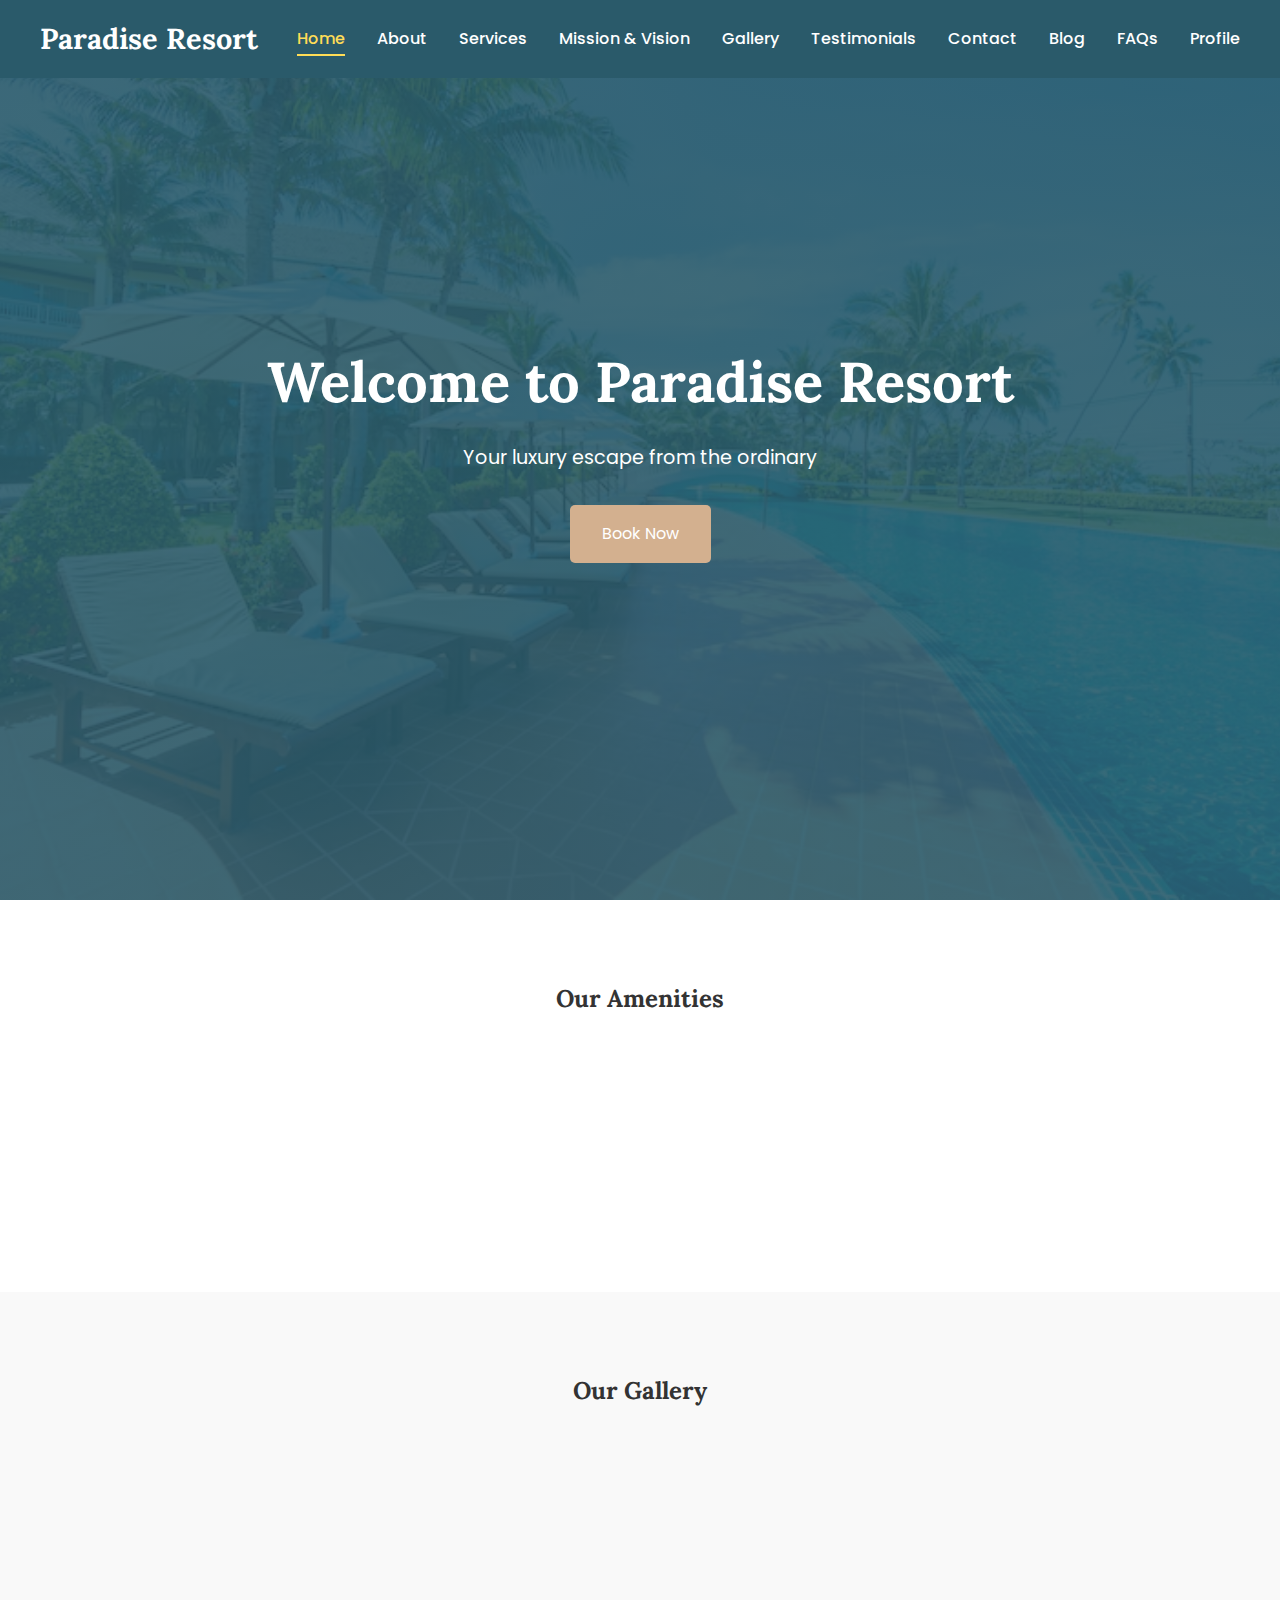
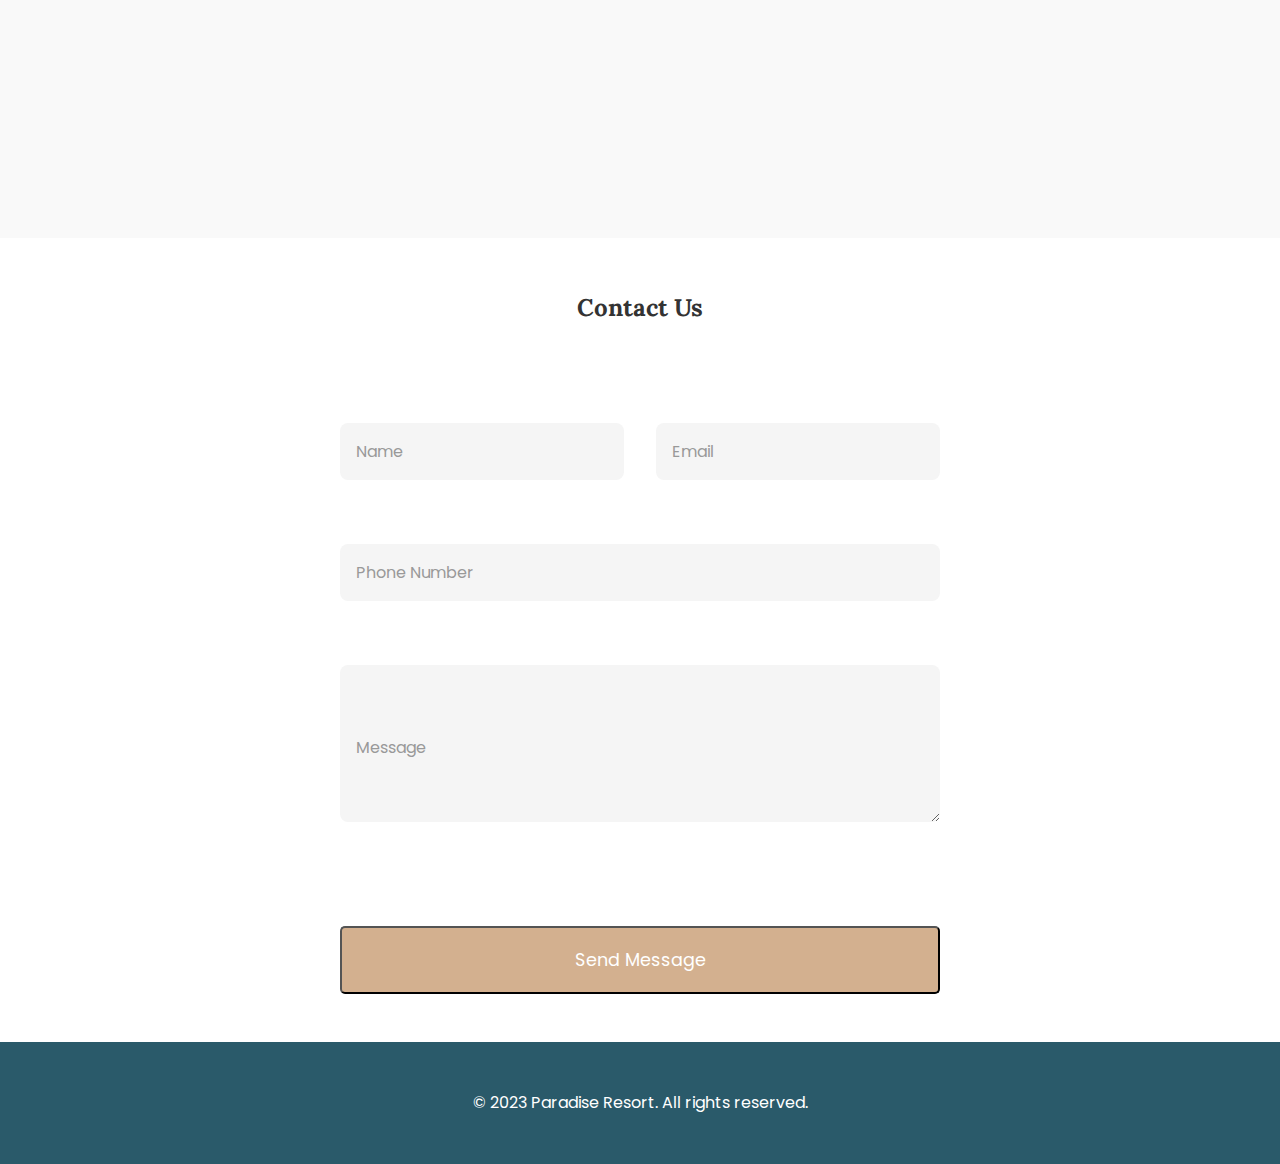
<file: Paradise Resort-20250521T115738Z-1-001/Paradise Resort/html/index.html>
<!DOCTYPE html>
<html lang="en">
<head>
    <meta charset="UTF-8">
    <meta name="viewport" content="width=device-width, initial-scale=1.0">
    <title>Paradise Resort - Home</title>
    <link rel="stylesheet" href="https://cdnjs.cloudflare.com/ajax/libs/font-awesome/6.0.0/css/all.min.css">
    <link href="https://fonts.googleapis.com/css2?family=Lora:wght@400;500;600;700&family=Poppins:wght@300;400;500;600&display=swap" rel="stylesheet">
    <link rel="stylesheet" href="./../css/index.css">
</head>
<body>

    <!-- Header Section -->
    <header class="header">
        <nav class="nav-container">
            <a href="index.html" class="logo">Paradise Resort</a>
            <div class="nav-links">
                <a href="index.html" class="active">Home</a>
                <a href="about_us.html">About</a>
                <a href="services.html">Services</a>
                <a href="mission_vision.html">Mission & Vision</a>
                <a href="gallery_portfolio.html">Gallery</a>
                <a href="testimonials.html">Testimonials</a>
                <a href="contact.html">Contact</a>
                <a href="news_blog.html">Blog</a>
                <a href="faqs.html">FAQs</a>
                <a href="profile.html">Profile</a>
            </div>
        </nav>
    </header>

    <!-- Home -->
    <section class="hero" id="home">
        <div class="hero-content">
            <h1>Welcome to Paradise Resort</h1>
            <p>Your luxury escape from the ordinary</p>
            <a href="#contact" class="cta-button">Book Now</a>
        </div>
    </section>

    <!-- Amenities -->
    <section class="amenities" id="amenities">
        <h2 class="section-title">Our Amenities</h2>
        <div class="amenities-grid">
            <div class="amenity-card">
                <h3>Luxury Rooms</h3>
                <p>Spacious accommodations with stunning views</p>
            </div>
            <div class="amenity-card">
                <h3>Fine Dining</h3>
                <p>Gourmet restaurants with international cuisine</p>
            </div>
            <div class="amenity-card">
                <h3>Spa & Wellness</h3>
                <p>World-class spa facilities and treatments</p>
            </div>
        </div>
    </section>

    <!-- Gallery -->
    <section class="gallery" id="gallery">
        <h2 class="section-title">Our Gallery</h2>
        <div class="gallery-grid">
            <div class="gallery-item">
                <img src="./../images/resortview.jpg" alt="Resort View">
            </div>
            <div class="gallery-item">
                <img src="./../images/poolarea.jpg" alt="Pool Area">
            </div>
            <div class="gallery-item">
                <img src="./../images/rooms.jpg" alt="Rooms">
            </div>
        </div>
    </section>

    <!-- Contact -->
    <section class="contact" id="contact">
        <div class="contact-container"><br><br>
            <h2 class="section-title">Contact Us</h2>
            <div class="contact-form-wrapper">
                <form class="contact-form">
                    <div class="form-group">
                        <input type="text" placeholder=" " autocomplete="off" required>
                        <label>Name</label>
                    </div>
                    <div class="form-group">
                        <input type="email" placeholder=" " autocomplete="off" required>
                        <label>Email</label>
                    </div>
                    <div class="form-group tel-group">
                        <input type="tel" placeholder=" " autocomplete="off" required>
                        <label>Phone Number</label>
                    </div>
                    <div class="form-group message-group">
                        <textarea placeholder=" " rows="5" required></textarea>
                        <label>Message</label>
                    </div>
                    <button type="submit" class="cta-button contact-button">Send Message</button>
                </form>
            </div>
        </div>
    </section>

    <!-- Footer Section -->
    <footer>
        <p>&copy; 2023 Paradise Resort. All rights reserved.</p>
    </footer>

    <script src="./../javascript/index.js">
    </script>
</body>
</html>
</file>
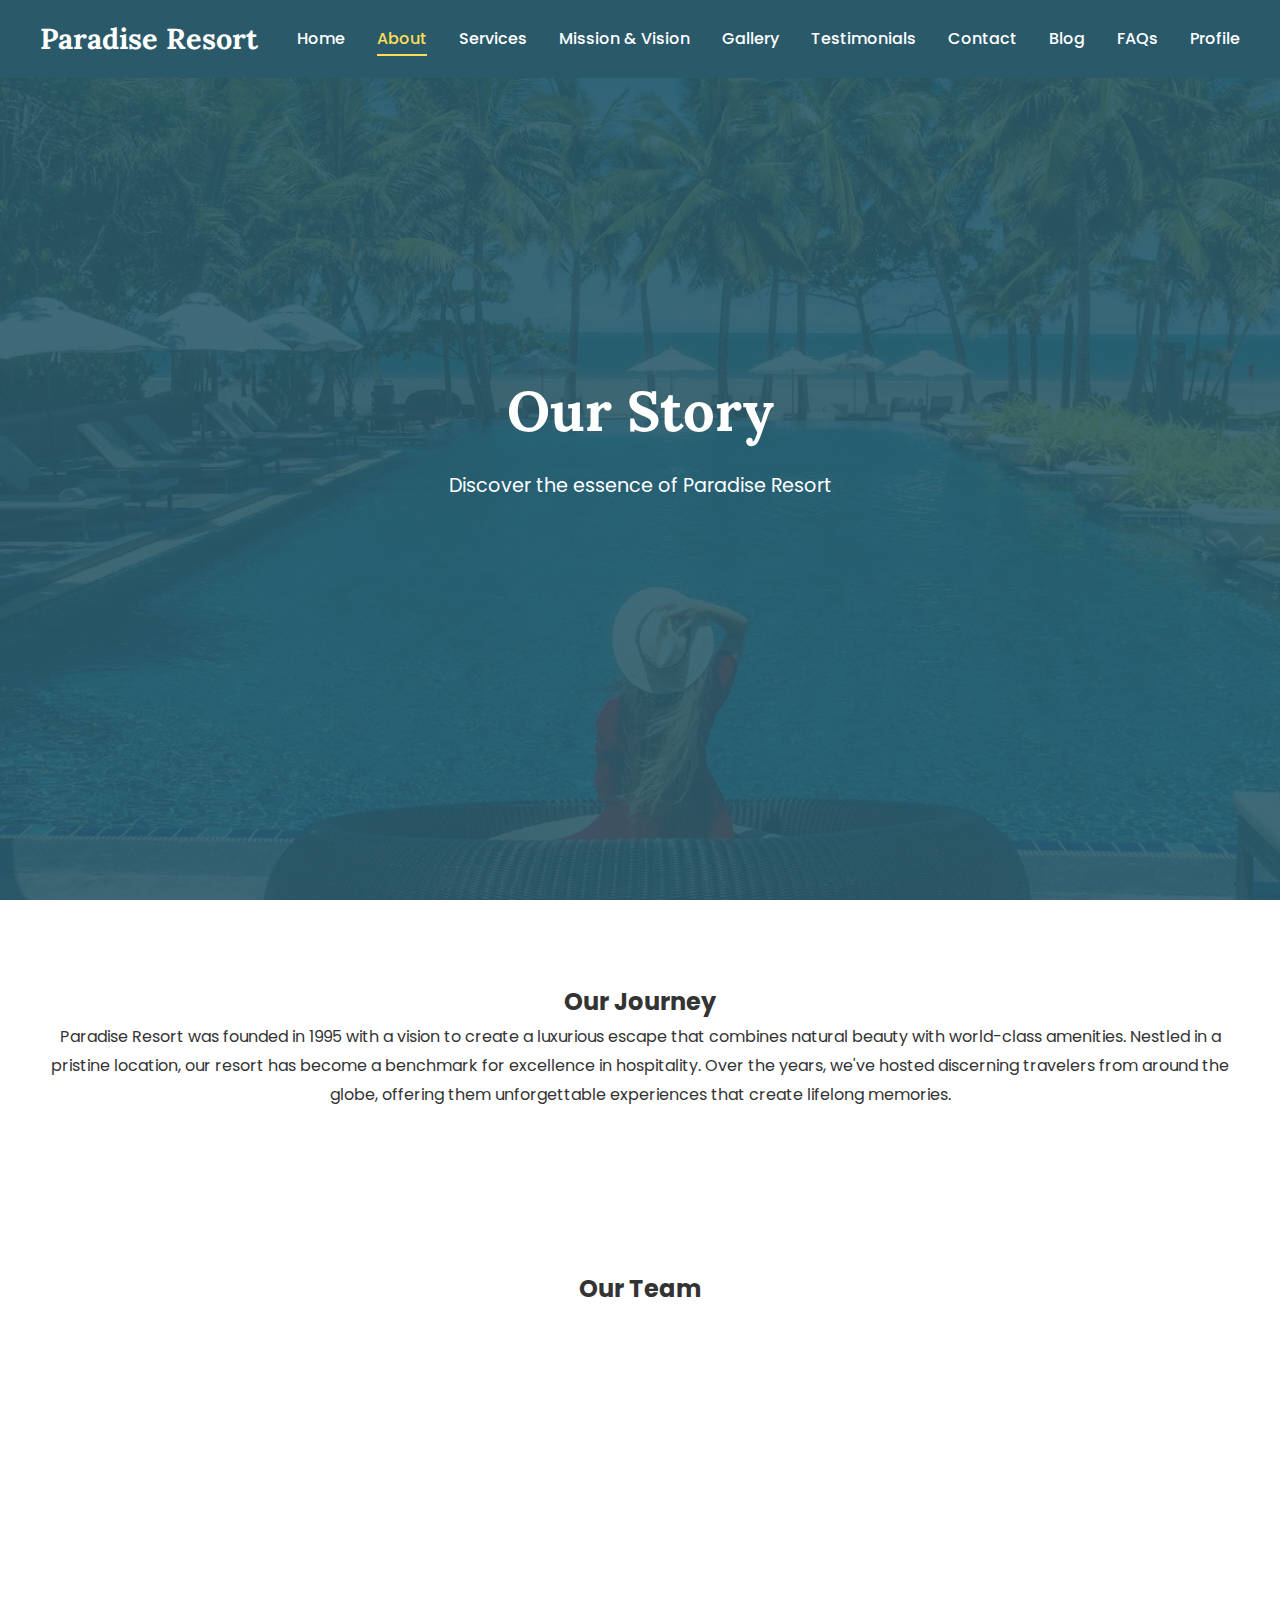
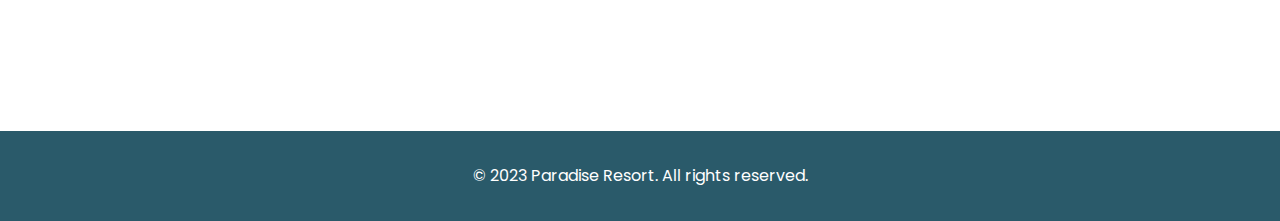
<file: Paradise Resort-20250521T115738Z-1-001/Paradise Resort/html/about_us.html>
<!DOCTYPE html>
<html lang="en">
<head>
    <meta charset="UTF-8">
    <meta name="viewport" content="width=device-width, initial-scale=1.0">
    <title>Paradise Resort - About Us</title>
    <link rel="stylesheet" href="https://cdnjs.cloudflare.com/ajax/libs/font-awesome/6.0.0/css/all.min.css">
    <link href="https://fonts.googleapis.com/css2?family=Lora:wght@400;500;600;700&family=Poppins:wght@300;400;500;600&display=swap" rel="stylesheet">
    <link rel="stylesheet" href="./../css/about_us.css">
    <style>
    </style>
</head>
<body>
    <!-- Header Section -->
    <header class="header">
        <nav class="nav-container">
            <a href="index.html" class="logo">Paradise Resort</a>
            <div class="nav-links">
                <a href="index.html">Home</a>
                <a href="about_us.html" class="active">About</a>
                <a href="services.html">Services</a>
                <a href="mission_vision.html">Mission & Vision</a>
                <a href="gallery_portfolio.html">Gallery</a>
                <a href="testimonials.html">Testimonials</a>
                <a href="contact.html">Contact</a>
                <a href="news_blog.html">Blog</a>
                <a href="faqs.html">FAQs</a>
                <a href="profile.html">Profile</a>
            </div>
        </nav>
    </header>

    <!-- Hero Section -->
    <section class="about-hero" id="about">
        <div class="hero-content">
            <h1>Our Story</h1>
            <p class="subheading">Discover the essence of Paradise Resort</p>
        </div>
    </section>

    <!-- Story Section -->
    <section class="about-story">
        <div class="story-grid">
            <div class="story-content">
                <h2>Our Journey</h2>
                <p>Paradise Resort was founded in 1995 with a vision to create a luxurious escape that combines natural beauty with world-class amenities. Nestled in a pristine location, our resort has become a benchmark for excellence in hospitality. Over the years, we've hosted discerning travelers from around the globe, offering them unforgettable experiences that create lifelong memories.</p>
            </div>
        </div>
    </section>

    <!-- Team Section -->
    <section class="team-section">
        <h2 class="section-title">Our Team</h2>
        <div class="team-grid">
            <div class="team-member">
                <img src="./../images/team-member-1.jpg" alt="Team Member" class="team-image">
                <h3>Lisa Smith</h3>
                <p>General Manager</p>
            </div>
            <div class="team-member">
                <img src="./../images/team-member-2.jpg" alt="Team Member" class="team-image">
                <h3>Andrew Payton</h3>
                <p>Director of Operations</p>
            </div>
            <div class="team-member">
                <img src="./../images/team-member-3.jpg" alt="Team Member" class="team-image">
                <h3> Michael Smith</h3>
                <p>Culinary Director</p>
            </div>
        </div>
    </section>

    <!-- Footer Section -->
    <footer>
        <p>&copy; 2023 Paradise Resort. All rights reserved.</p>
    </footer>

    <script src="./../javascript/about_us.js"></script>
</body>
</html>
</file>
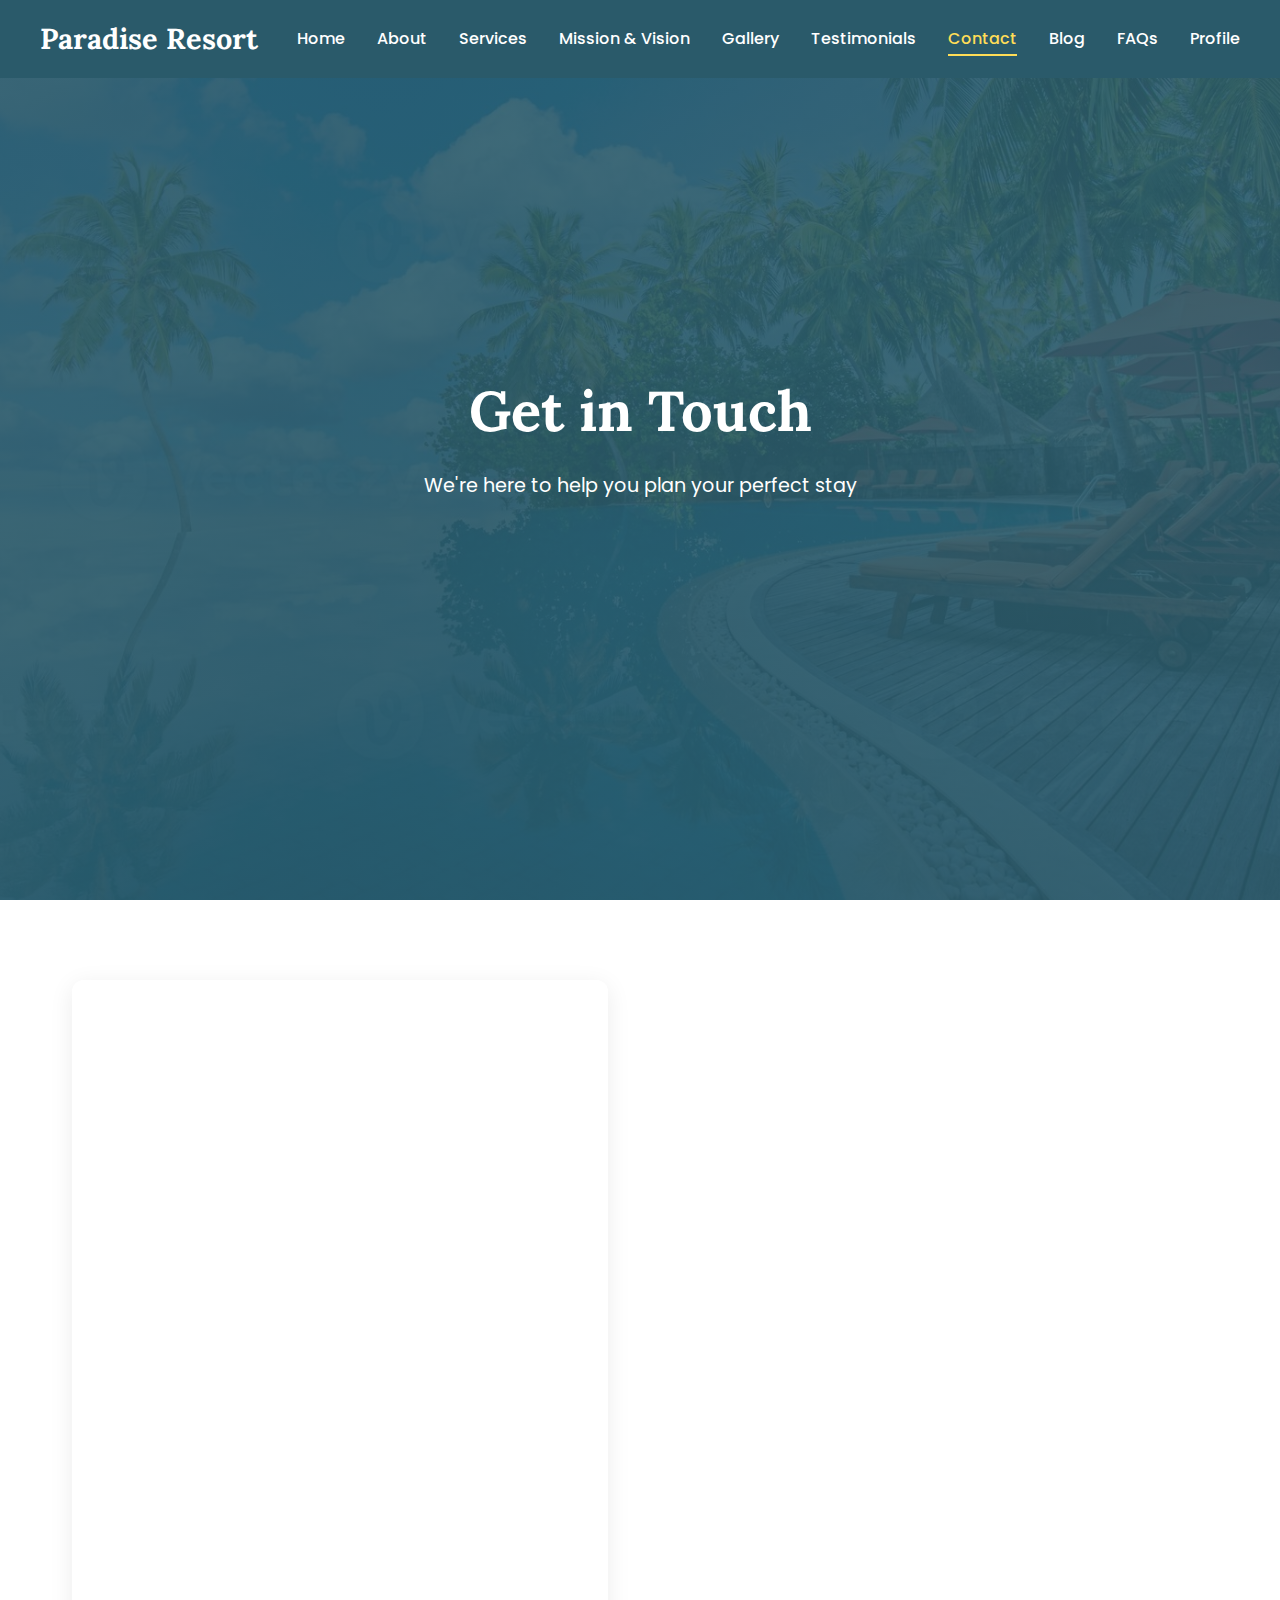
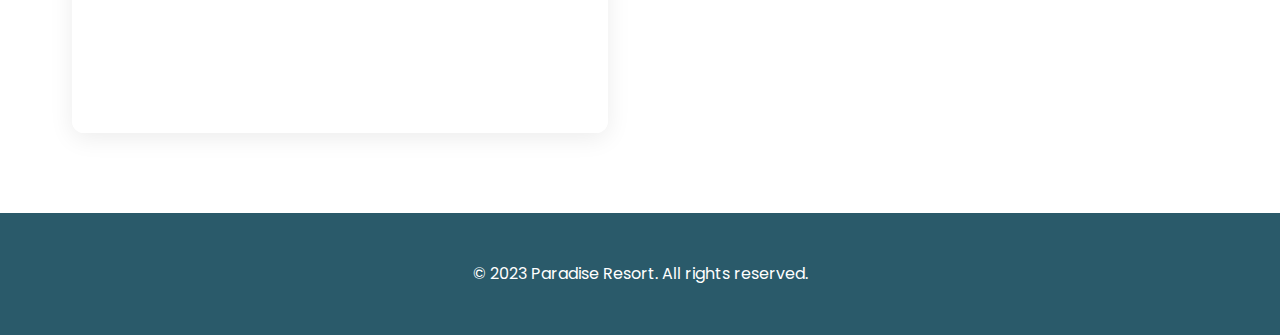
<file: Paradise Resort-20250521T115738Z-1-001/Paradise Resort/html/contact.html>
<!DOCTYPE html>
<html lang="en">
<head>
    <meta charset="UTF-8">
    <meta name="viewport" content="width=device-width, initial-scale=1.0">
    <title>Paradise Resort - Contact</title>
    <link rel="stylesheet" href="https://cdnjs.cloudflare.com/ajax/libs/font-awesome/6.0.0/css/all.min.css">
    <link href="https://fonts.googleapis.com/css2?family=Lora:wght@400;500;600;700&family=Poppins:wght@300;400;500;600&display=swap" rel="stylesheet">
    <link rel="stylesheet" href="./../css/contact.css">
</head>
<body>

    <!-- Header Section -->
    <header class="header">
        <nav class="nav-container">
            <a href="index.html" class="logo">Paradise Resort</a>
            <div class="nav-links">
                <a href="index.html">Home</a>
                <a href="about_us.html">About</a>
                <a href="services.html">Services</a>
                <a href="mission_vision.html">Mission & Vision</a>
                <a href="gallery_portfolio.html">Gallery</a>
                <a href="testimonials.html">Testimonials</a>
                <a href="contact.html" class="active">Contact</a>
                <a href="news_blog.html">Blog</a>
                <a href="faqs.html">FAQs</a>
                <a href="profile.html">Profile</a>
            </div>
        </nav>
    </header>

    <!-- Contact Hero -->
    <section class="hero contact-hero">
        <div class="hero-content">
            <h1>Get in Touch</h1>
            <p>We're here to help you plan your perfect stay</p>
        </div>
    </section>

    <!-- Contact Section -->
    <section class="contact" id="contact">
        <div class="contact-container">
            <div class="contact-info-wrapper">
                <div class="contact-info">
                    <h2>Contact Information</h2>
                    <div class="info-item">
                        <i class="fas fa-map-marker-alt"></i>
                        <p>123 Jones<br> Isabela Phillipines 2020 
                        </p>
                    </div>
                    <div class="info-item">
                        <i class="fas fa-phone"></i>
                        <p>(+6347) 232-8456</p>
                    </div>
                    <div class="info-item">
                        <i class="fas fa-envelope"></i>
                        <p>inquiry@paradiseresort@gmail.com</p>
                    </div>
                    <div class="social-links">
                        <a href="https://www.facebook.com/" target="_blank"><i class="fab fa-facebook-f"></i></a>
                        <a href="https://www.instagram.com/" target="_blank"><i class="fab fa-instagram"></i></a>
                        <a href="https://x.com/home" target="_blank"><i class="fab fa-twitter"></i></a>
                    </div>
                </div>
            </div>
            
            <div class="contact-form-wrapper">
                <h2 class="section-title">Send Us a Message</h2>
                <form class="contact-form">
                    <div class="form-group">
                        <input type="text" placeholder=" " autocomplete="off" required>
                        <label>Name</label>
                    </div>
                    <div class="form-group">
                        <input type="email" placeholder=" " autocomplete="off" required>
                        <label>Email</label>
                    </div>
                    <div class="form-group tel-group">
                        <input type="tel" placeholder=" " autocomplete="off" required>
                        <label>Phone Number</label>
                    </div>
                    <div class="form-group message-group">
                        <textarea placeholder=" " rows="5" required></textarea>
                        <label>Message</label>
                    </div>
                    <button type="submit" class="cta-button contact-button">Send Message</button>
                </form>
            </div>
        </div>
    </section>

    <!-- Footer Section -->
    <footer>
        <p>&copy; 2023 Paradise Resort. All rights reserved.</p>
    </footer>

    <script src="./../javascript/contact.js">
    </script>
</body>
</html>
</file>
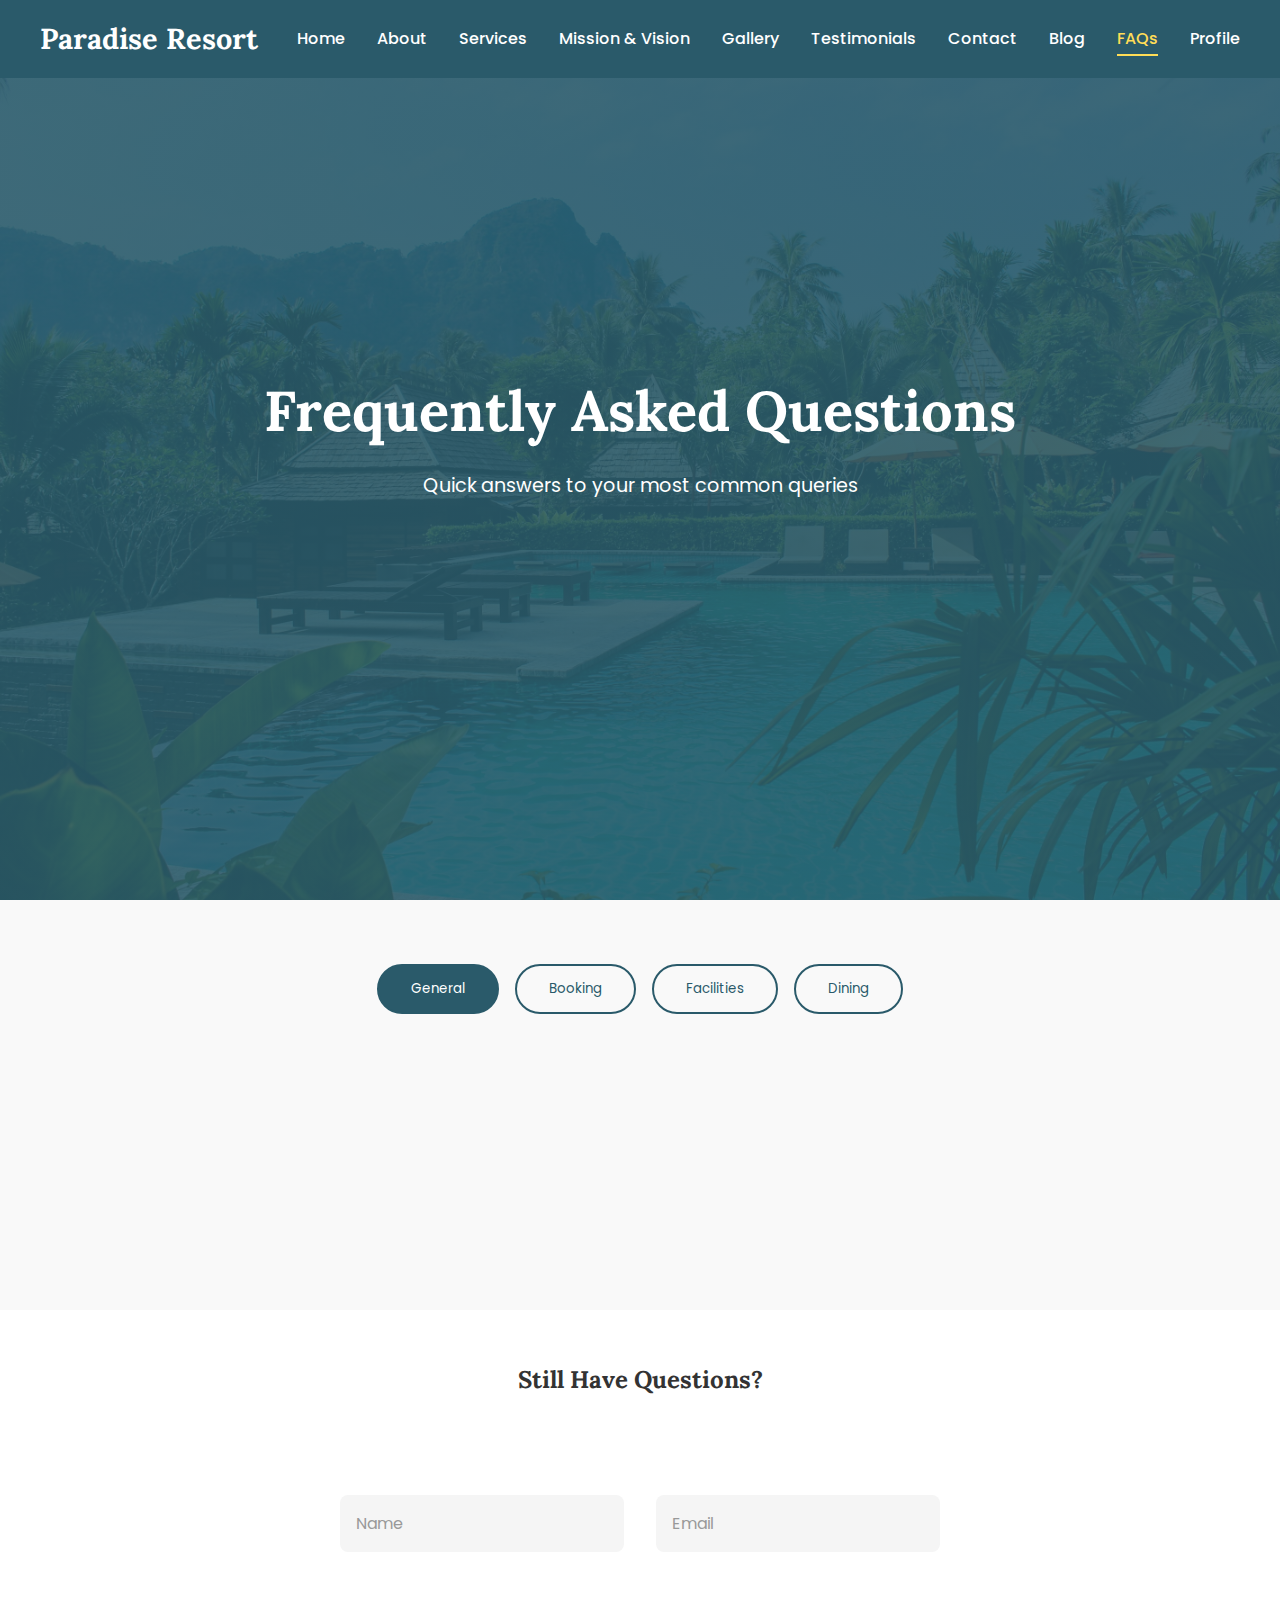
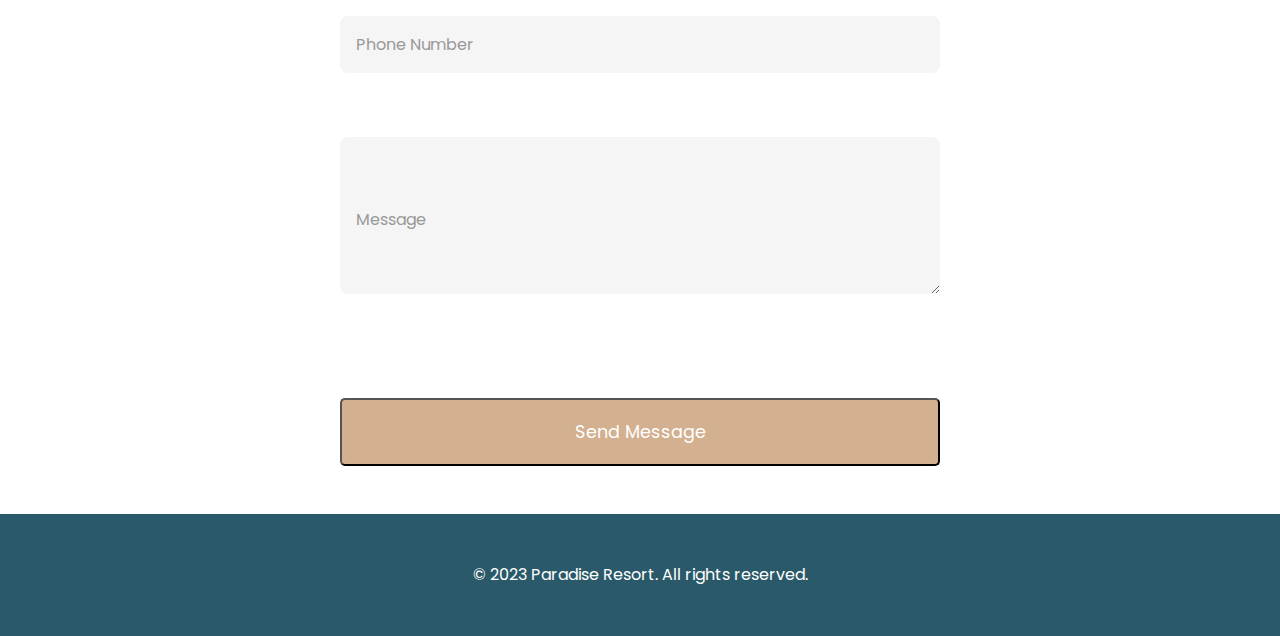
<file: Paradise Resort-20250521T115738Z-1-001/Paradise Resort/html/faqs.html>
<!DOCTYPE html>
<html lang="en">
<head>
    <meta charset="UTF-8">
    <meta name="viewport" content="width=device-width, initial-scale=1.0">
    <title>Paradise Resort - FAQs</title>
    <link rel="stylesheet" href="https://cdnjs.cloudflare.com/ajax/libs/font-awesome/6.0.0/css/all.min.css">
    <link href="https://fonts.googleapis.com/css2?family=Lora:wght@400;500;600;700&family=Poppins:wght@300;400;500;600&display=swap" rel="stylesheet">
    <link rel="stylesheet" href="./../css/faqs.css">
</head>
<body>

    <!-- Header Section -->
    <header class="header">
        <nav class="nav-container">
            <a href="index.html" class="logo">Paradise Resort</a>
            <div class="nav-links">
                <a href="index.html">Home</a>
                <a href="about_us.html">About</a>
                <a href="services.html">Services</a>
                <a href="mission_vision.html">Mission & Vision</a>
                <a href="gallery_portfolio.html">Gallery</a>
                <a href="testimonials.html">Testimonials</a>
                <a href="contact.html">Contact</a>
                <a href="news_blog.html">Blog</a>
                <a href="faqs.html" class="active">FAQs</a>
                <a href="profile.html">Profile</a>
            </div>
        </nav>
    </header>

    <!-- FAQs Hero Section -->
    <section class="hero faqs-hero">
        <div class="hero-content">
            <h1>Frequently Asked Questions</h1>
            <p>Quick answers to your most common queries</p>
        </div>
    </section>

    <!-- FAQ Main Content -->
    <section class="faq-section">
        <div class="faq-categories">
            <button class="category-btn active" data-category="general">General</button>
            <button class="category-btn" data-category="booking">Booking</button>
            <button class="category-btn" data-category="facilities">Facilities</button>
            <button class="category-btn" data-category="dining">Dining</button>
        </div>

        <div class="faq-container">
            <!-- General FAQs -->
            <div class="faq-group general show">
                <div class="faq-item">
                    <div class="faq-question">
                        <h3>What time is check-in/check-out?</h3>
                        <i class="fas fa-chevron-down"></i>
                    </div>
                    <div class="faq-answer">
                        <p>Check-in time is 3:00 PM and check-out is at 11:00 AM. Early check-in and late check-out may be available upon request and subject to availability.</p>
                    </div>
                </div>

                <div class="faq-item">
                    <div class="faq-question">
                        <h3>Do you offer airport transfers?</h3>
                        <i class="fas fa-chevron-down"></i>
                    </div>
                    <div class="faq-answer">
                        <p>Yes, we provide airport transfer services at an additional cost. Please inform us of your flight details at least 48 hours before arrival.</p>
                    </div>
                </div>
            </div>

            <!-- Booking FAQs -->
            <div class="faq-group booking">
                <div class="faq-item">
                    <div class="faq-question">
                        <h3>What is your cancellation policy?</h3>
                        <i class="fas fa-chevron-down"></i>
                    </div>
                    <div class="faq-answer">
                        <p>Cancellations made 14 days or more prior to arrival receive a full refund. Cancellations within 14 days incur a 50% charge, and within 48 hours receive no refund.</p>
                    </div>
                </div>

                <div class="faq-item">
                    <div class="faq-question">
                        <h3>Do you offer long-stay discounts?</h3>
                        <i class="fas fa-chevron-down"></i>
                    </div>
                    <div class="faq-answer">
                        <p>Yes, stays of 7 nights or more receive a 15% discount. Please contact our reservations team for extended stay offers.</p>
                    </div>
                </div>
            </div>

            <!-- Facilities FAQs -->
            <div class="faq-group facilities">
                <div class="faq-item">
                    <div class="faq-question">
                        <h3>What facilities are available at the resort?</h3>
                        <i class="fas fa-chevron-down"></i>
                    </div>
                    <div class="faq-answer">
                        <p>Our resort offers a swimming pool, fitness center, spa, and beach access. Additional facilities include a kids' club and tennis courts.</p>
                    </div>
                </div>
            </div>

            <!-- Dining FAQs -->
            <div class="faq-group dining">
                <div class="faq-item">
                    <div class="faq-question">
                        <h3>What dining options are available on-site?</h3>
                        <i class="fas fa-chevron-down"></i>
                    </div>
                    <div class="faq-answer">
                        <p>We offer three on-site restaurants: a beachfront grill serving seafood classics, an all-day dining buffet, and a fine-dining restaurant with international cuisine.</p>
                    </div>
                </div>
                <div class="faq-item">
                    <div class="faq-question">
                        <h3>Do you accommodate dietary restrictions?</h3>
                        <i class="fas fa-chevron-down"></i>
                    </div>
                    <div class="faq-answer">
                        <p>Yes, our chefs can accommodate vegetarian, vegan, gluten-free, and other dietary needs. Please inform us of any restrictions when making your reservation.</p>
                    </div>
                </div>
                <div class="faq-item">
                    <div class="faq-question">
                        <h3>What are the dining hours?</h3>
                        <i class="fas fa-chevron-down"></i>
                    </div>
                    <div class="faq-answer">
                        <p>The all-day buffet is open from 6:30 AM to 10:00 PM. The beachfront grill operates from 11:00 AM to 11:00 PM, and the fine-dining restaurant is open from 6:00 PM to 10:30 PM.</p>
                    </div>
                </div>
            </div>
        </div>
    </section>

    <!-- Contact Section -->
    <section class="contact" id="contact">
        <div class="contact-container"><br><br>
            <h2 class="section-title">Still Have Questions?</h2>
            <div class="contact-form-wrapper">
                    <form class="contact-form">
                        <div class="form-group">
                            <input type="text" placeholder=" " autocomplete="off" required>
                            <label>Name</label>
                        </div>
                        <div class="form-group">
                            <input type="email" placeholder=" " autocomplete="off" required>
                            <label>Email</label>
                        </div>
                        <div class="form-group tel-group">
                            <input type="tel" placeholder=" " autocomplete="off" required>
                            <label>Phone Number</label>
                        </div>
                        <div class="form-group message-group">
                            <textarea placeholder=" " rows="5" required></textarea>
                            <label>Message</label>
                        </div>
                        <button type="submit" class="cta-button contact-button">Send Message</button>
                    </form>
            </div>
        </div>
    </section>

    <!-- Footer Section -->
    <footer>
        <p>&copy; 2023 Paradise Resort. All rights reserved.</p>
    </footer>

    <script src="./../javascript/faqs.js">    </script>
</body>
</html>
</file>
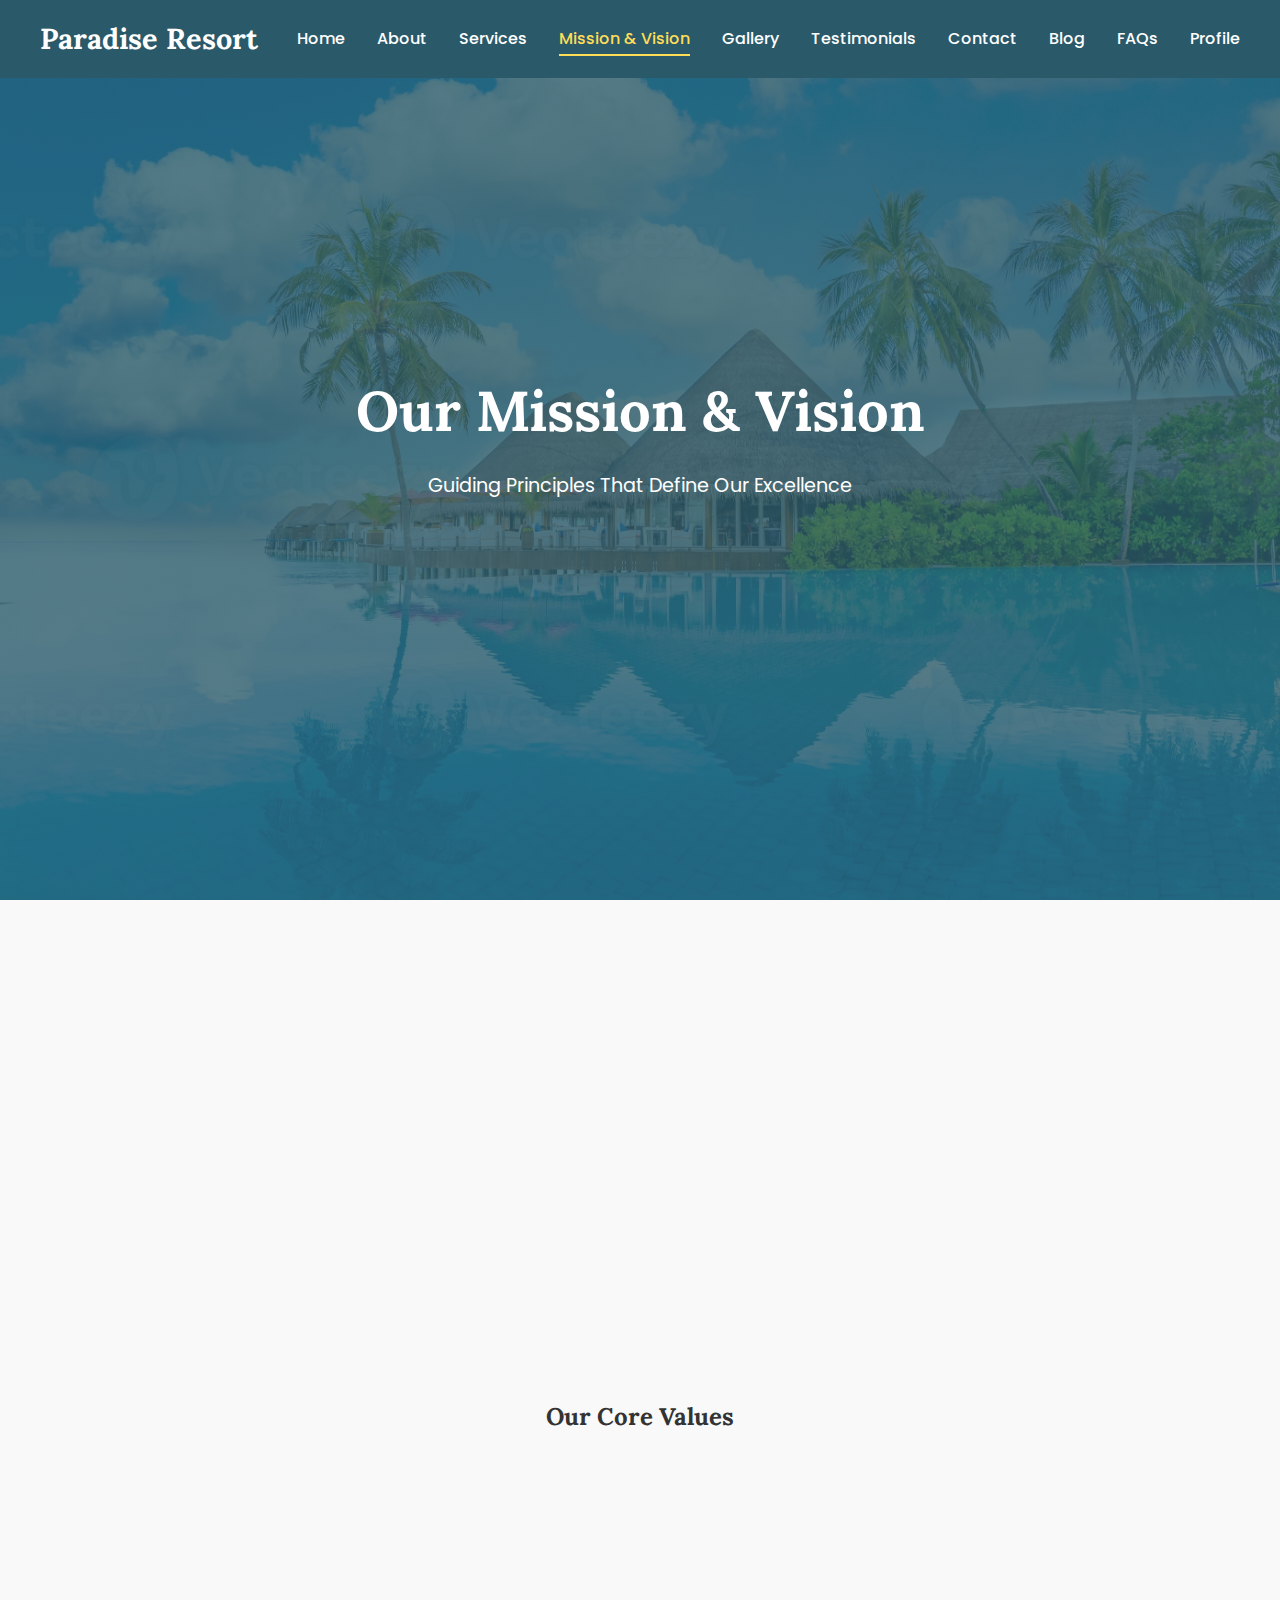
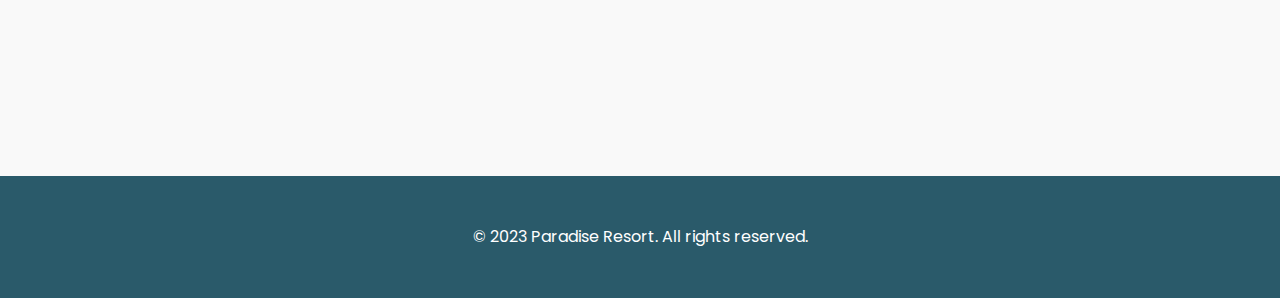
<file: Paradise Resort-20250521T115738Z-1-001/Paradise Resort/html/mission_vision.html>
<!DOCTYPE html>
<html lang="en">
<head>
    <meta charset="UTF-8">
    <meta name="viewport" content="width=device-width, initial-scale=1.0">
    <title>Paradise Resort - Mission & Vision</title>
    <link rel="stylesheet" href="https://cdnjs.cloudflare.com/ajax/libs/font-awesome/6.0.0/css/all.min.css">
    <link href="https://fonts.googleapis.com/css2?family=Lora:wght@400;500;600;700&family=Poppins:wght@300;400;500;600&display=swap" rel="stylesheet">
    <link rel="stylesheet" href="./../css/mission_vision.css">
</head>
<body>

    <!-- Header Section -->
    <header class="header">
        <nav class="nav-container">
            <a href="index.html" class="logo">Paradise Resort</a>
            <div class="nav-links">
                <a href="index.html">Home</a>
                <a href="about_us.html">About</a>
                <a href="services.html">Services</a>
                <a href="mission_vision.html" class="active">Mission & Vision</a>
                <a href="gallery_portfolio.html">Gallery</a>
                <a href="testimonials.html">Testimonials</a>
                <a href="contact.html">Contact</a>
                <a href="news_blog.html">Blog</a>
                <a href="faqs.html">FAQs</a>
                <a href="profile.html">Profile</a>
            </div>
        </nav>
    </header>

    <!-- Mission & Vision Hero -->
    <section class="mv-hero">
        <div class="hero-content">
            <h1>Our Mission & Vision</h1>
            <p>Guiding Principles That Define Our Excellence</p>
        </div>
    </section>

    <!-- Mission & Vision Section -->
    <section class="mission-vision">
        <div class="mv-container">
            <div class="mv-grid">
                <div class="mv-card">
                    <i class="fas fa-bullseye mv-icon"></i>
                    <h2 class="mv-title">Our Mission</h2>
                    <p class="mv-text">To create unforgettable experiences through exceptional hospitality, sustainable practices, and genuine care for both our guests and the environment. We strive to be the benchmark of luxury coastal retreats worldwide.</p>
                </div>
                
                <div class="mv-card">
                    <i class="fas fa-eye mv-icon"></i>
                    <h2 class="mv-title">Our Vision</h2>
                    <p class="mv-text">To be recognized as the most sought-after sustainable luxury resort brand, setting new standards in eco-conscious hospitality while maintaining uncompromised service quality and guest satisfaction.</p>
                </div>
            </div>

            <div class="core-values">
                <h2 class="section-title">Our Core Values</h2>
                <div class="values-grid">
                    <div class="value-item">
                        <h3>Sustainability</h3>
                        <p>Commitment to environmental preservation and eco-friendly operations</p>
                    </div>
                    <div class="value-item">
                        <h3>Excellence</h3>
                        <p>Delivering exceptional service quality in every interaction</p>
                    </div>
                    <div class="value-item">
                        <h3>Integrity</h3>
                        <p>Maintaining transparency and ethical practices in all operations</p>
                    </div>
                    <div class="value-item">
                        <h3>Innovation</h3>
                        <p>Continuously evolving to exceed guest expectations</p>
                    </div>
                </div>
            </div>
        </div>
    </section>

    <!-- Footer Section -->
    <footer>
        <p>&copy; 2023 Paradise Resort. All rights reserved.</p>
    </footer>

    <script src="./../javascript/mission_vision.js">
    </script>
</body>
</html>
</file>
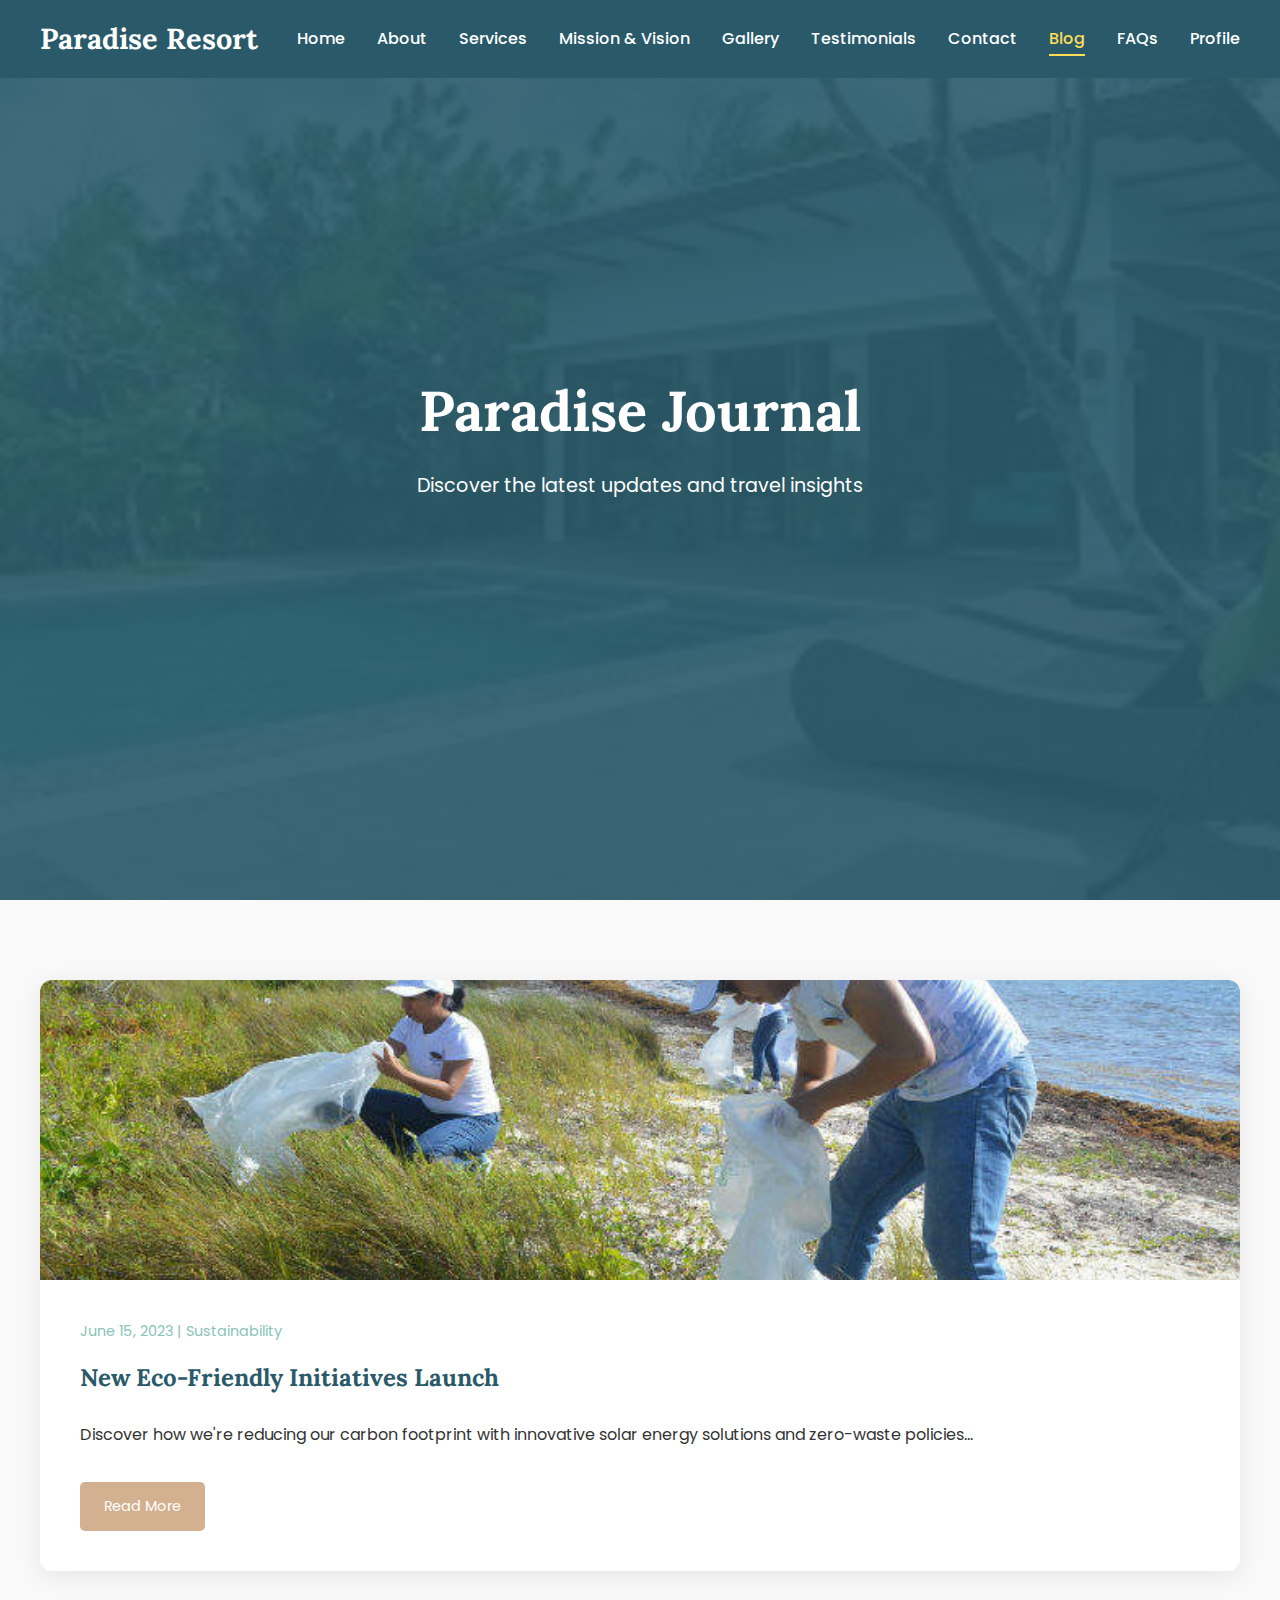
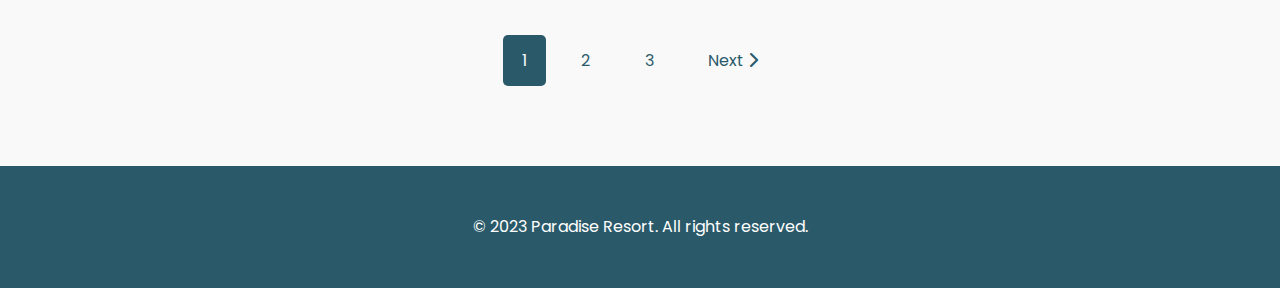
<file: Paradise Resort-20250521T115738Z-1-001/Paradise Resort/html/news_blog.html>
<!DOCTYPE html>
<html lang="en">
<head>
    <meta charset="UTF-8">
    <meta name="viewport" content="width=device-width, initial-scale=1.0">
    <title>Paradise Resort - Blog</title>
    <link rel="stylesheet" href="https://cdnjs.cloudflare.com/ajax/libs/font-awesome/6.0.0/css/all.min.css">
    <link href="https://fonts.googleapis.com/css2?family=Lora:wght@400;500;600;700&family=Poppins:wght@300;400;500;600&display=swap" rel="stylesheet">
    <link rel="stylesheet" href="./../css/news_blog.css">
</head>
<body>

    <!-- Header Section -->
    <header class="header">
        <nav class="nav-container">
            <a href="index.html" class="logo">Paradise Resort</a>
            <div class="nav-links">
                <a href="index.html">Home</a>
                <a href="about_us.html">About</a>
                <a href="services.html">Services</a>
                <a href="mission_vision.html">Mission & Vision</a>
                <a href="gallery_portfolio.html">Gallery</a>
                <a href="testimonials.html">Testimonials</a>
                <a href="contact.html">Contact</a>
                <a href="news_blog.html" class="active">Blog</a>
                <a href="faqs.html">FAQs</a>
                <a href="profile.html">Profile</a>
            </div>
        </nav>
    </header>

    <!-- Blog Hero -->
    <section class="hero blog-hero">
        <div class="hero-content">
            <h1>Paradise Journal</h1>
            <p>Discover the latest updates and travel insights</p>
        </div>
    </section>

    <!-- Blog Section -->
    <section class="blog-posts">
        <div class="blog-container">
            <article class="post-card" data-index="0">
                <div class="post-image">
                    <img src="./../images/sustainable-practices.jpg" alt="Sustainable Practices">
                </div>
                <div class="post-content">
                    <span class="post-date">June 15, 2023 | Sustainability</span>
                    <h2>New Eco-Friendly Initiatives Launch</h2>
                    <p class="post-excerpt">Discover how we're reducing our carbon footprint with innovative solar energy solutions and zero-waste policies...</p>
                    <a href="#" class="cta-button read-more">Read More</a>
                </div>
            </article>

            <article class="post-card" data-index="1" style="display: none;">
                <div class="post-image">
                    <img src="./../images/chef.jpg" alt="Culinary Experience">
                </div>
                <div class="post-content">
                    <span class="post-date">June 10, 2023 | Culinary</span>
                    <h2>Meet Our New Executive Chef</h2>
                    <p class="post-excerpt">World-renowned chef Marco Bellini joins our team to create an exciting new fusion menu blending local flavors...</p>
                    <a href="#" class="cta-button read-more">Read More</a>
                </div>
            </article>

            <article class="post-card" data-index="2" style="display: none;">
                <div class="post-image">
                    <img src="./../images/spa.jpg" alt="Spa Treatments">
                </div>
                <div class="post-content">
                    <span class="post-date">June 1, 2023 | Wellness</span>
                    <h2>2023 Spa of the Year Award</h2>
                    <p class="post-excerpt">We're proud to announce our luxury spa has been recognized by World Spa Awards for exceptional service...</p>
                    <a href="#" class="cta-button read-more">Read More</a>
                </div>
            </article>

            <!-- Pagination -->
            <div class="pagination">
                <a href="#" class="page-number active" data-index="0">1</a>
                <a href="#" class="page-number" data-index="1">2</a>
                <a href="#" class="page-number" data-index="2">3</a>
                <a href="#" class="next-page" data-index="1">Next <i class="fas fa-chevron-right"></i></a>
            </div>
        </div>
    </section>

    <!-- Footer Section -->
    <footer>
        <p>&copy; 2023 Paradise Resort. All rights reserved.</p>
    </footer>

    <script src="./../javascript/news_blog.js">
    </script>
</body>
</html>
</file>
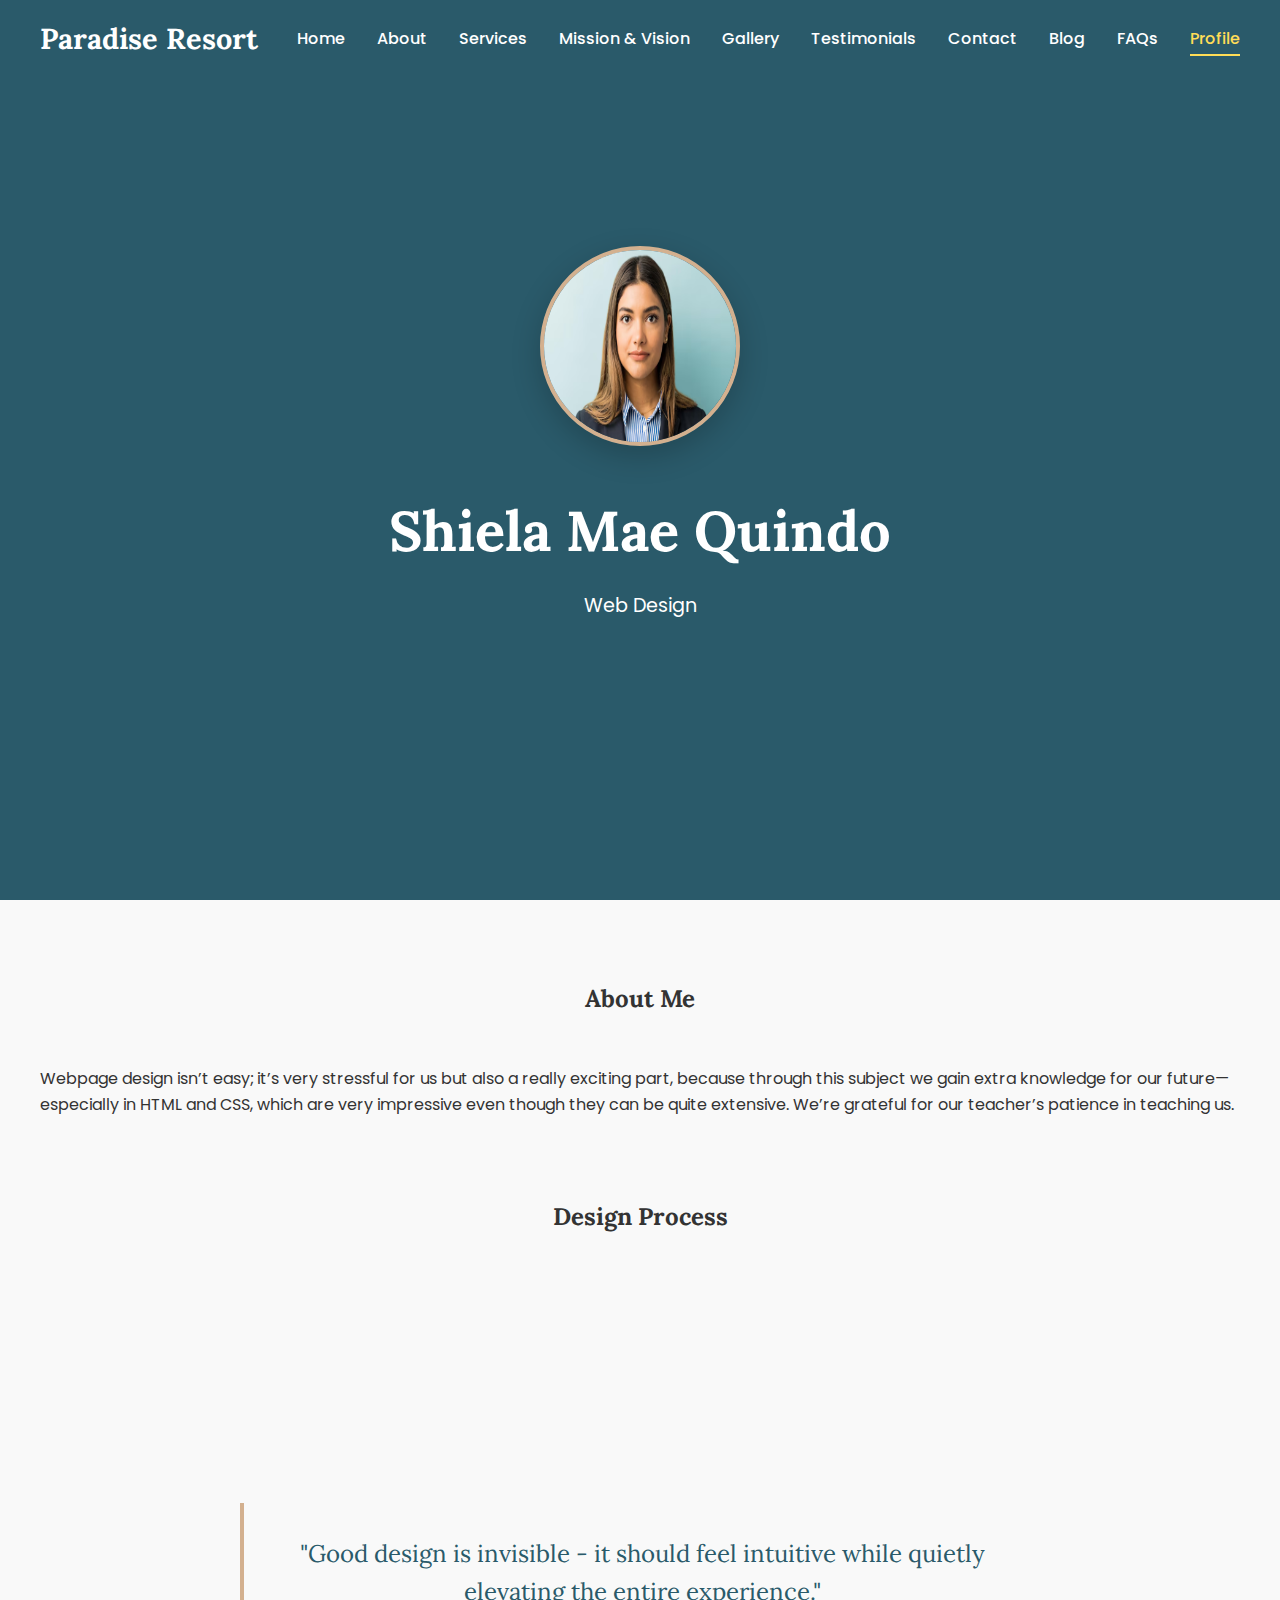
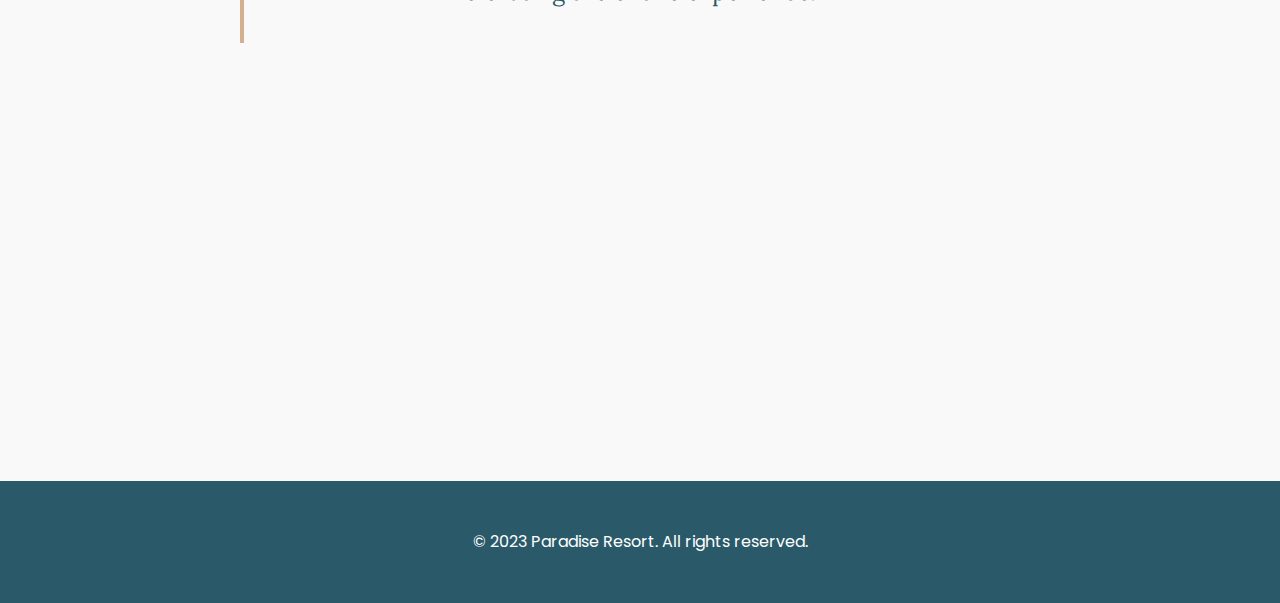
<file: Paradise Resort-20250521T115738Z-1-001/Paradise Resort/html/profile.html>
<!DOCTYPE html>
<html lang="en">
<head>
    <meta charset="UTF-8">
    <meta name="viewport" content="width=device-width, initial-scale=1.0">
    <title>Web Design - Paradise Resort</title>
    <link rel="stylesheet" href="https://cdnjs.cloudflare.com/ajax/libs/font-awesome/6.0.0/css/all.min.css">
    <link href="https://fonts.googleapis.com/css2?family=Lora:wght@400;500;600;700&family=Poppins:wght@300;400;500;600&display=swap" rel="stylesheet">
    <link rel="stylesheet" href="./../css/profile.css">
</head>
<body>

    <!-- Header Section -->
    <header class="header">
        <nav class="nav-container">
            <a href="index.html" class="logo">Paradise Resort</a>
            <div class="nav-links">
                <a href="index.html">Home</a>
                <a href="about_us.html">About</a>
                <a href="services.html">Services</a>
                <a href="mission_vision.html">Mission & Vision</a>
                <a href="gallery_portfolio.html">Gallery</a>
                <a href="testimonials.html">Testimonials</a>
                <a href="contact.html">Contact</a>
                <a href="news_blog.html">Blog</a>
                <a href="faqs.html">FAQs</a>
                <a href="profile.html" class="active">Profile</a>
            </div>
        </nav>
    </header>

    <!-- Profile Hero -->
    <section class="hero profile-hero">
        <div class="hero-content">
            <div class="profile-intro">
                <img src="./../images/pfp.jpg" alt="" class="profile-photo">
                <h1>Shiela Mae Quindo</h1>
                <p>Web Design</p>
            </div>
        </div>
    </section>

    <!-- Profile Content -->
    <section class="profile-content">
        <div class="profile-container">
            <!-- About Section -->
            <article class="profile-section">
                <h2 class="section-title">About Me</h2>
                <div class="">
                    <div class="">
                        <p>
                            Webpage design isn’t easy; it’s very stressful for us but also a really exciting part, because through this subject we gain extra knowledge for our future—especially in HTML and CSS, which are very impressive even though they can be quite extensive. We’re grateful for our teacher’s patience in teaching us.                            
                        </p>                    
                    </div>
                </div>
            </article>

            <!-- Design Process -->
            <article class="profile-section design-process">
                <h2 class="section-title">Design Process</h2>
                <div class="process-steps">
                    <div class="process-card">
                        <div class="process-number">1</div>
                        <h3>Discovery</h3>
                        <p>Deep dive into brand identity and user needs through research and stakeholder interviews</p>
                    </div>
                    <div class="process-card">
                        <div class="process-number">2</div>
                        <h3>Prototyping</h3>
                        <p>Interactive mockups focusing on user flows and interface interactions</p>
                    </div>
                    <div class="process-card">
                        <div class="process-number">3</div>
                        <h3>Execution</h3>
                        <p>Pixel-perfect implementation with rigorous cross-device testing</p>
                    </div>
                </div>
                <blockquote class="design-quote">
                    "Good design is invisible - it should feel intuitive while quietly elevating the entire experience."
                </blockquote>
            </article>

            <!-- Contact Card -->
            <div class="profile-contact">
                <h3>Let's Connect</h3>
                <p>sshielaquindo@gmail.com</p>
                <div class="profile-social">
                    <a href="https://www.linkedin.com/login" target="_blank"><i class="fab fa-linkedin"></i></a>
                    <a href="https://github.com/" target="_blank"><i class="fab fa-github"></i></a>
                    <a href="https://www.behance.net/" target="_blank"><i class="fab fa-behance"></i></a>
                </div>
            </div>
        </div>
    </section>

    <!-- Footer Section -->
    <footer>
        <p>&copy; 2023 Paradise Resort. All rights reserved.</p>
    </footer>

    <script src="./../javascript/profile.js">
    </script>
</body>
</html>
</file>
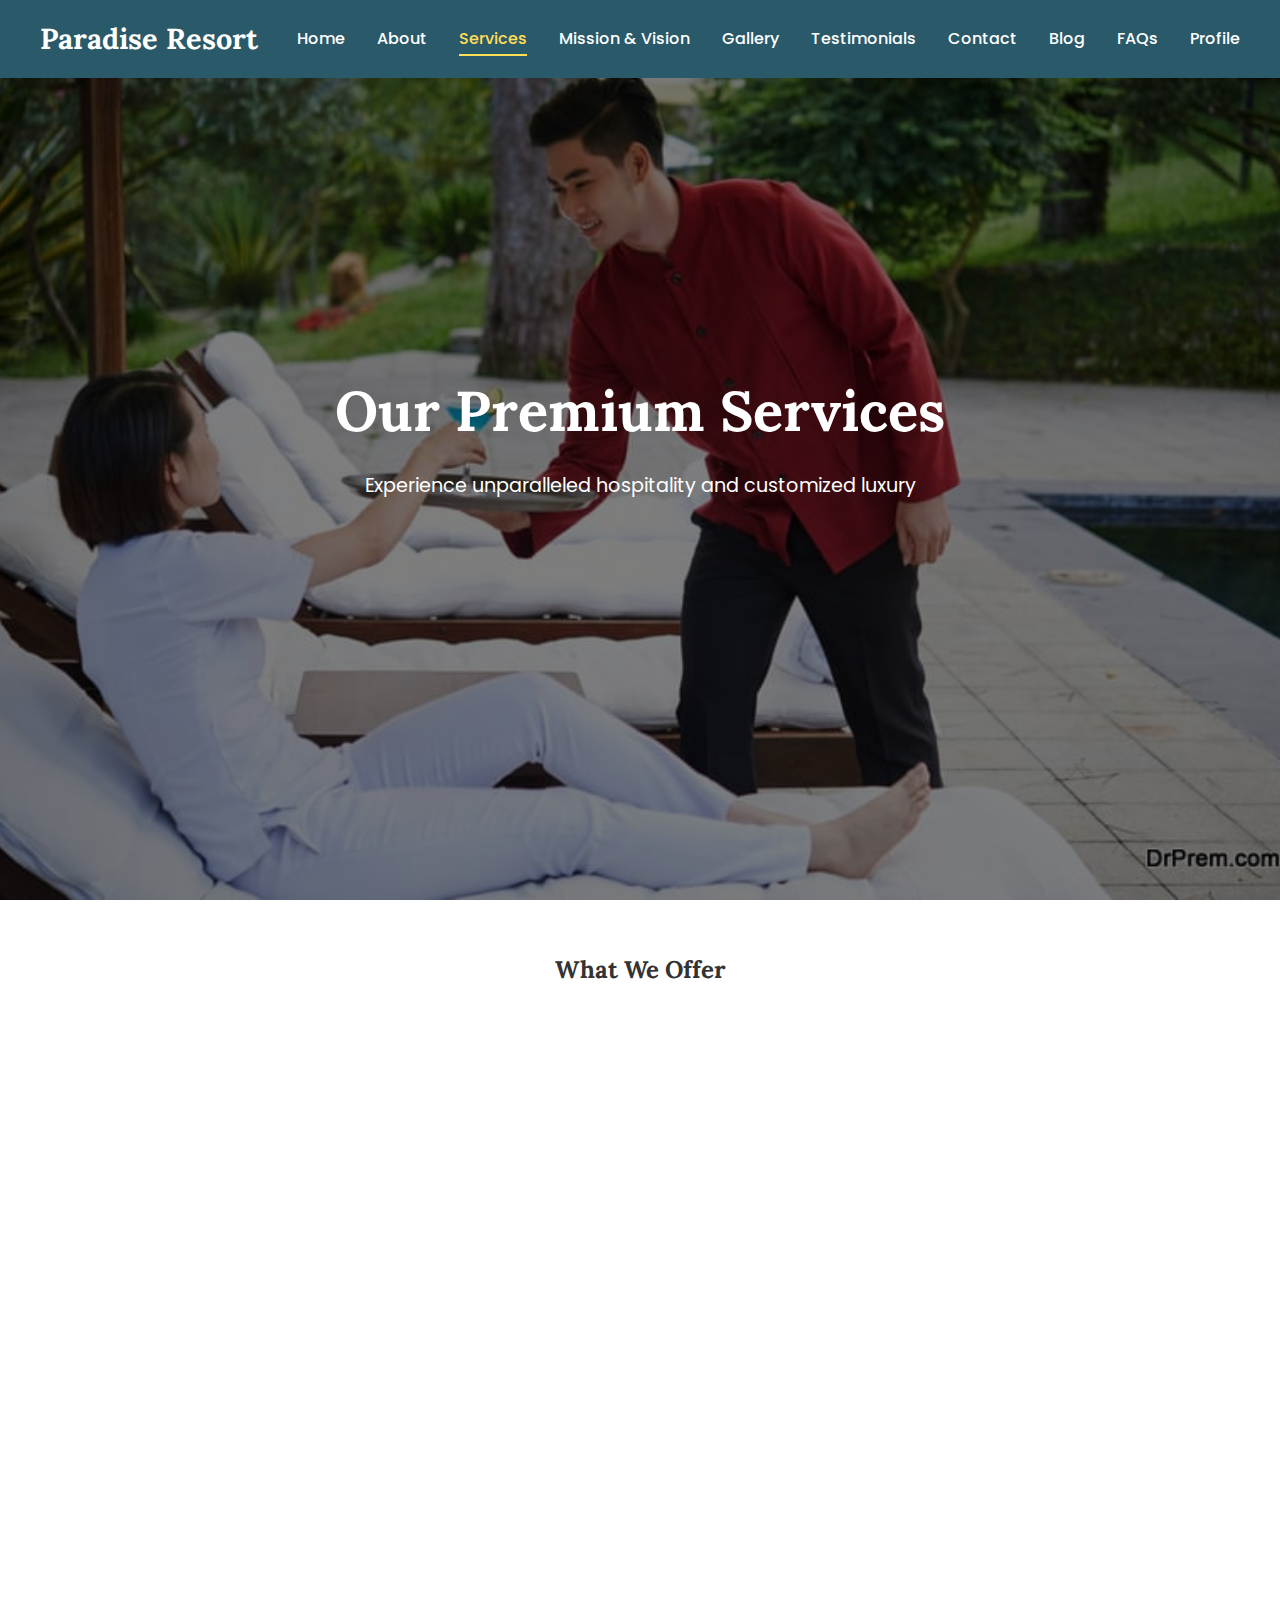
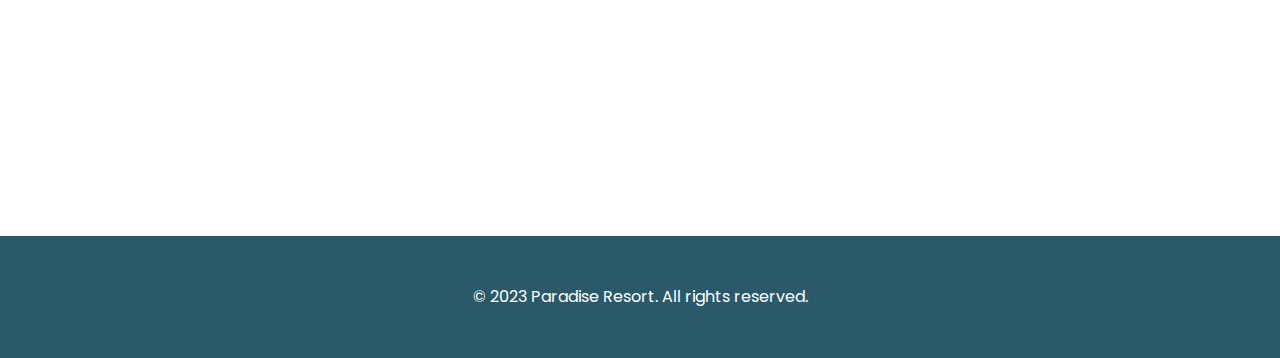
<file: Paradise Resort-20250521T115738Z-1-001/Paradise Resort/html/services.html>
<!DOCTYPE html>
<html lang="en">
<head>
    <meta charset="UTF-8">
    <meta name="viewport" content="width=device-width, initial-scale=1.0">
    <title>Paradise Resort - Services</title>
    <link rel="stylesheet" href="https://cdnjs.cloudflare.com/ajax/libs/font-awesome/6.0.0/css/all.min.css">
    <link href="https://fonts.googleapis.com/css2?family=Lora:wght@400;500;600;700&family=Poppins:wght@300;400;500;600&display=swap" rel="stylesheet">
    <link rel="stylesheet" href="./../css/services.css">
</head>
<body>

    <!-- Header Section -->
    <header class="header">
        <nav class="nav-container">
            <a href="index.html" class="logo">Paradise Resort</a>
            <div class="nav-links">
                <a href="index.html">Home</a>
                <a href="about_us.html">About</a>
                <a href="services.html" class="active">Services</a>
                <a href="mission_vision.html">Mission & Vision</a>
                <a href="gallery_portfolio.html">Gallery</a>
                <a href="testimonials.html">Testimonials</a>
                <a href="contact.html">Contact</a>
                <a href="news_blog.html">Blog</a>
                <a href="faqs.html">FAQs</a>
                <a href="profile.html">Profile</a>
            </div>
        </nav>
    </header>

    <!-- Services Hero Section -->
    <section class="hero services-hero">
        <div class="hero-content">
            <h1>Our Premium Services</h1>
            <p>Experience unparalleled hospitality and customized luxury</p>
        </div>
    </section><br><br>

    <!-- Services Grid Section -->
    <section class="services" id="services">
        <h2 class="section-title">What We Offer</h2>
        <div class="services-grid">
            <!-- Accommodation Services -->
            <div class="service-card">
                <i class="fas fa-hotel service-icon"></i>
                <h3>Luxury Accommodations</h3>
                <ul class="service-features">
                    <li>Private beachfront villas</li>
                    <li>24/7 Butler service</li>
                    <li>Personalized room settings</li>
                    <li>Premium bedding selections</li>
                </ul>
            </div>

            <!-- Dining Services -->
            <div class="service-card">
                <i class="fas fa-utensils service-icon"></i>
                <h3>Gourmet Dining</h3>
                <ul class="service-features">
                    <li>5-star restaurant experiences</li>
                    <li>Private chef services</li>
                    <li>Wine pairing sessions</li>
                    <li>Customized meal plans</li>
                </ul>
            </div>

            <!-- Wellness Services -->
            <div class="service-card">
                <i class="fas fa-spa service-icon"></i>
                <h3>Spa & Wellness</h3>
                <ul class="service-features">
                    <li>Holistic therapy programs</li>
                    <li>Ayurvedic treatments</li>
                    <li>Yoga & meditation sessions</li>
                    <li>Detox programs</li>
                </ul>
            </div>

            <!-- Activity Services -->
            <div class="service-card">
                <i class="fas fa-sailboat service-icon"></i>
                <h3>Adventure Activities</h3>
                <ul class="service-features">
                    <li>Water sports equipment</li>
                    <li>Scuba diving excursions</li>
                    <li>Island hopping tours</li>
                    <li>Jungle safari trips</li>
                </ul>
            </div>

            <!-- Event Services -->
            <div class="service-card">
                <i class="fas fa-glass-cheers service-icon"></i>
                <h3>Event Planning</h3>
                <ul class="service-features">
                    <li>Wedding coordination</li>
                    <li>Corporate retreat planning</li>
                    <li>Private beach dinners</li>
                    <li>Themed party organization</li>
                </ul>
            </div>

            <!-- Concierge Services -->
            <div class="service-card">
                <i class="fas fa-concierge-bell service-icon"></i>
                <h3>Premium Concierge</h3>
                <ul class="service-features">
                    <li>Personal travel assistant</li>
                    <li>Transportation arrangements</li>
                    <li>Event ticket bookings</li>
                    <li>Local experience curation</li>
                </ul>
            </div>
        </div>
    </section>

    <!-- Footer Section -->
    <footer>
        <p>&copy; 2023 Paradise Resort. All rights reserved.</p>
    </footer>

    <script src="./../javascript/services.js">
    </script>
</body>
</html>
</file>
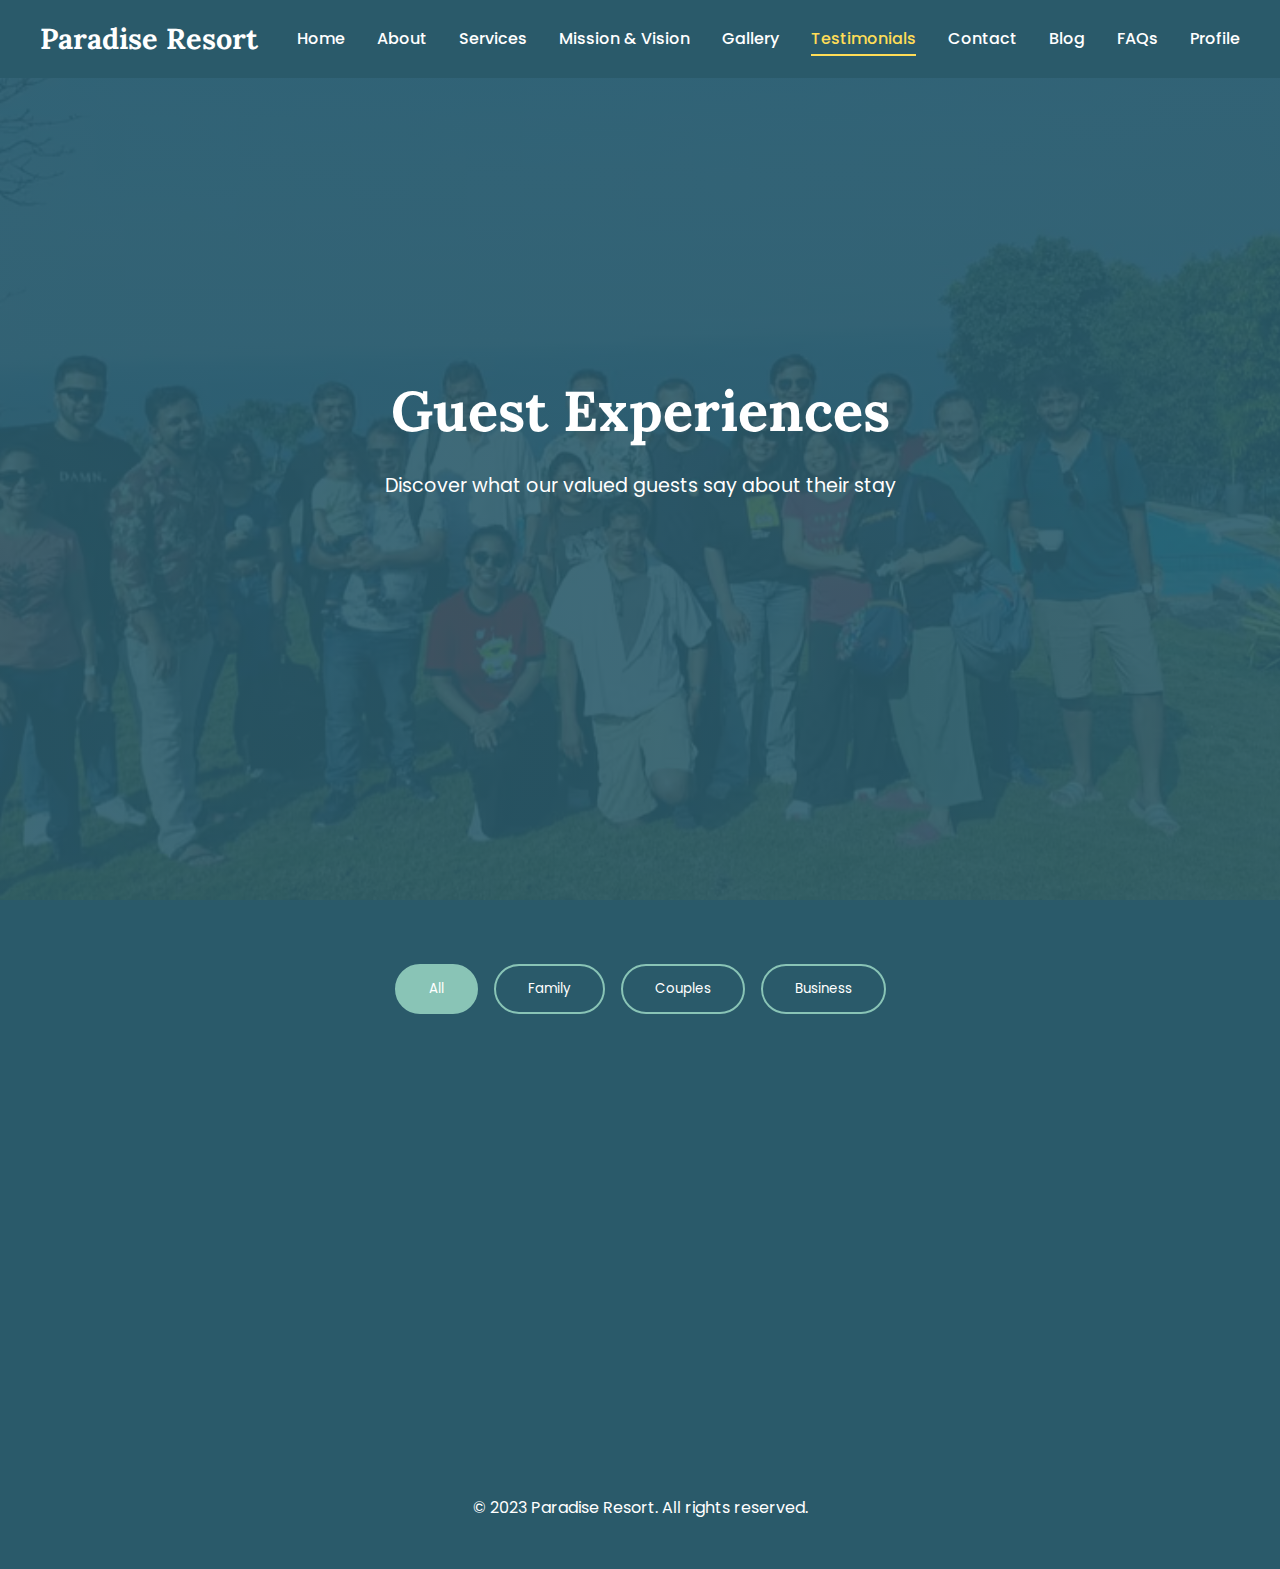
<file: Paradise Resort-20250521T115738Z-1-001/Paradise Resort/html/testimonials.html>
<!DOCTYPE html>
<html lang="en">
<head>
    <meta charset="UTF-8">
    <meta name="viewport" content="width=device-width, initial-scale=1.0">
    <title>Paradise Resort - Testimonials</title>
    <link rel="stylesheet" href="https://cdnjs.cloudflare.com/ajax/libs/font-awesome/6.0.0/css/all.min.css">
    <link href="https://fonts.googleapis.com/css2?family=Lora:wght@400;500;600;700&family=Poppins:wght@300;400;500;600&display=swap" rel="stylesheet">
    <link rel="stylesheet" href="./../css/testimonials.css">
</head>
<body>

    <!-- Header Section -->
    <header class="header">
        <nav class="nav-container">
            <a href="index.html" class="logo">Paradise Resort</a>
            <div class="nav-links">
                <a href="index.html">Home</a>
                <a href="about_us.html">About</a>
                <a href="services.html">Services</a>
                <a href="mission_vision.html">Mission & Vision</a>
                <a href="gallery_portfolio.html">Gallery</a>
                <a href="testimonials.html" class="active">Testimonials</a>
                <a href="contact.html">Contact</a>
                <a href="news_blog.html">Blog</a>
                <a href="faqs.html">FAQs</a>
                <a href="profile.html">Profile</a>
            </div>
        </nav>
    </header>

    <!-- Testimonials Hero Section -->
    <section class="hero testimonials-hero">
        <div class="hero-content">
            <h1>Guest Experiences</h1>
            <p>Discover what our valued guests say about their stay</p>
        </div>
    </section>

    <!-- Testimonials Main Content -->
    <section class="testimonials-main" id="testimonials">
        <div class="testimonial-filter">
            <button class="filter-btn active" data-filter="all">All</button>
            <button class="filter-btn" data-filter="family">Family</button>
            <button class="filter-btn" data-filter="couples">Couples</button>
            <button class="filter-btn" data-filter="business">Business</button>
        </div>

        <div class="testimonial-grid">
            <!-- Family Testimonials -->
            <div class="testimonial-card" data-category="family">
                <div class="testimonial-header">
                    <div class="guest-avatar">
                        <img src="./../images/family-photo.jpg" alt="Guest Avatar">
                    </div>
                    <div class="guest-info">
                        <h4>The Johnson Family</h4>
                        <div class="rating">
                            <i class="fas fa-star"></i>
                            <i class="fas fa-star"></i>
                            <i class="fas fa-star"></i>
                            <i class="fas fa-star"></i>
                            <i class="fas fa-star"></i>
                        </div>
                    </div>
                </div>
                <p>"Perfect family vacation! The kids' club was amazing and our suite had everything we needed. We'll definitely be back next summer!"</p>
                <div class="stay-details">
                    <span>Family Suite • April 2023</span>
                </div>
            </div>

            <!-- Couples Testimonials -->
            <div class="testimonial-card" data-category="couples">
                <div class="testimonial-header">
                    <div class="guest-avatar">
                        <img src="./../images/couple-photo.jpg" alt="Guest Avatar">
                    </div>
                    <div class="guest-info">
                        <h4>Sarah & Michael</h4>
                        <div class="rating">
                            <i class="fas fa-star"></i>
                            <i class="fas fa-star"></i>
                            <i class="fas fa-star"></i>
                            <i class="fas fa-star"></i>
                            <i class="fas fa-star"></i>
                        </div>
                    </div>
                </div>
                <p>"The perfect romantic getaway! Private beach dinners and couples massage package made our anniversary unforgettable."</p>
                <div class="stay-details">
                    <span>Honeymoon Villa • February 2023</span>
                </div>
            </div>

            <!-- Business Testimonials -->
            <div class="testimonial-card" data-category="business">
                <div class="testimonial-header">
                    <div class="guest-avatar">
                        <img src="./../images/profile-photo.jpg" alt="Guest Avatar">
                    </div>
                    <div class="guest-info">
                        <h4>James Thompson</h4>
                        <div class="rating">
                            <i class="fas fa-star"></i>
                            <i class="fas fa-star"></i>
                            <i class="fas fa-star"></i>
                            <i class="fas fa-star"></i>
                            <i class="fas fa-star"></i>
                        </div>
                    </div>
                </div>
                <p>"Outstanding conference facilities combined with luxury accommodations. Our team retreat was both productive and relaxing."</p>
                <div class="stay-details">
                    <span>Executive Suite • March 2023</span>
                </div>
            </div>

            <!-- Add more testimonials following the same structure -->
        </div>
    </section>

    <!-- Footer Section -->
    <footer>
        <p>&copy; 2023 Paradise Resort. All rights reserved.</p>
    </footer>

    <script src="./../javascript/testimonials.js">
    </script>
</body>
</html>
</file>
<file: Paradise Resort-20250521T115738Z-1-001/Paradise Resort/css/index.css>
* {
    margin: 0;
    padding: 0;
    box-sizing: border-box;
    font-family: 'Poppins', sans-serif;
}

:root {
    --primary-color: #2a5a6a;
    --secondary-color: #89c4b6;
    --accent-color: #d3b08f;
    --text-color: #333;
    --light-bg: #f9f9f9;
}

body {
    line-height: 1.6;
    color: var(--text-color);
}

.header {
    background: var(--primary-color);
    padding: 1rem 2rem;
    position: fixed;
    width: 100%;
    z-index: 1000;
}

.nav-container {
    max-width: 1200px;
    margin: 0 auto;
    display: flex;
    justify-content: space-between;
    align-items: center;
}

.logo {
    color: white;
    font-family: 'Lora', serif;
    font-size: 1.8rem;
    font-weight: 700;
    text-decoration: none;
}

.nav-links {
    display: flex;
    gap: 2rem;
}

.nav-links a {
    color: white;
    text-decoration: none;
    font-weight: 500;
    transition: color 0.3s;
}

.nav-links a:hover {
    color: var(--secondary-color);
}

.hero {
    height: 100vh;
    display: flex;
    align-items: center;
    justify-content: center;
    text-align: center;
    background: linear-gradient(45deg, #f3f4f6, #ffffff);
    padding: 0 2rem;
    background-image: linear-gradient(rgba(42, 90, 106, 0.9), rgba(42, 90, 106, 0.9)), url('./../images/home-hero.jpg');
    background-size: cover;
    background-position: center;
}

.hero-content {
    max-width: 800px;
    color: white;
}

.hero h1 {
    font-family: 'Lora', serif;
    font-size: 3.5rem;
    margin-bottom: 1rem;
    animation: fadeInUp 1s ease;
}

.hero p {
    font-size: 1.2rem;
    margin-bottom: 2rem;
    animation: fadeInUp 1s ease 0.3s backwards;
}

.cta-button {
    display: inline-block;
    padding: 1rem 2rem;
    background-color: var(--accent-color);
    color: white;
    text-decoration: none;
    border-radius: 5px;
    transition: transform 0.3s, background-color 0.3s;
    animation: fadeInUp 1s ease 0.6s backwards;
}

.cta-button:hover {
    transform: translateY(-3px);
    background-color: #c19b6c;
}

.amenities {
    padding: 5rem 2rem;
    background: white;
}

.section-title {
    text-align: center;
    margin-bottom: 3rem;
    font-family: 'Lora', serif;
}

.amenities-grid {
    display: grid;
    grid-template-columns: repeat(auto-fit, minmax(250px, 1fr));
    gap: 2rem;
    max-width: 1200px;
    margin: 0 auto;
}

.amenity-card {
    padding: 2rem;
    border-radius: 10px;
    background: white;
    box-shadow: 0 5px 15px rgba(0,0,0,0.1);
    transition: transform 0.3s;
}

.amenity-card:hover {
    transform: translateY(-10px);
}

.gallery {
    padding: 5rem 2rem;
    background: var(--light-bg);
}

.gallery-grid {
    display: grid;
    grid-template-columns: repeat(auto-fit, minmax(300px, 1fr));
    gap: 1rem;
    max-width: 1200px;
    margin: 0 auto;
}

.gallery-item {
    height: 300px;
    overflow: hidden;
    border-radius: 5px;
    position: relative;
}

.gallery-item img {
    width: 100%;
    height: 100%;
    object-fit: cover;
    transition: transform 0.3s;
}

.gallery-item:hover img {
    transform: scale(1.1);
}

.testimonials {
    padding: 5rem 2rem;
    background: var(--primary-color);
    color: white;
}

.testimonial-grid {
    display: grid;
    grid-template-columns: repeat(auto-fit, minmax(300px, 1fr));
    gap: 2rem;
    max-width: 1200px;
    margin: 0 auto;
}

.testimonial-card {
    background: rgba(255, 255, 255, 0.1);
    padding: 2rem;
    border-radius: 10px;
    box-shadow: 0 5px 15px rgba(0,0,0,0.1);
}

footer {
    background: var(--primary-color);
    color: white;
    padding: 3rem 2rem;
    text-align: center;
}

@keyframes fadeInUp {
    from {
        opacity: 0;
        transform: translateY(20px);
    }
    to {
        opacity: 1;
        transform: translateY(0);
    }
}

@media (max-width: 768px) {
    .hero h1 {
        font-size: 2.5rem;
    }

    .nav-links {
        display: none;
    }
}



.contact-form-wrapper {
background: rgba(255, 255, 255, 0.95);
padding: 3rem;
border-radius: 12px;
display: flex;
flex-direction: column;
align-items: center;
}

.contact-form {
width: 100%;
max-width: 600px;
display: grid;
grid-template-columns: repeat(2, 1fr);
gap: 2rem;
}

.form-group {
position: relative;
margin-bottom: 2rem;
}

.form-group input,
.form-group textarea {
width: 100%;
padding: 1rem;
border: none;
background: #f5f5f5;
border-radius: 8px;
font-size: 1rem;
transition: all 0.3s ease;
}

.form-group input:focus,
.form-group textarea:focus,
.form-group input:valid,
.form-group textarea:valid {
outline: none;
background: #fff;
}

.form-group label {
position: absolute;
left: 1rem;
top: 50%;
transform: translateY(-50%);
color: #999;
pointer-events: none;
transition: all 0.3s ease;
}

.form-group input:focus ~ label,
.form-group input:valid ~ label,
.form-group textarea:focus ~ label,
.form-group textarea:valid ~ label {
top: -1rem;
left: 0.5rem;
font-size: 0.8rem;
color: var(--accent-color);
}

.message-group {
grid-column: 1 / -1;
}

.tel-group {
    grid-column: 1 / -1;
}

.contact-button {
grid-column: 1 / -1;
margin-top: 2rem;
padding: 1.2rem 2rem;
font-size: 1.1rem;
background-color: var(--accent-color);
transition: all 0.3s ease;
}

.contact-button:hover {
background-color: #c19b6c;
transform: translateY(-2px);
}

@media (max-width: 768px) {
.contact-form {
grid-template-columns: 1fr;
}

.contact-container {
padding: 1rem;
}
}

.nav-links a.active {
    color: #ffdd57;            
    position: relative;
  }
  
  .nav-links a.active::after {
    content: "";
    position: absolute;
    bottom: -4px;             
    left: 0;
    width: 100%;
    height: 2px;
    background: #ffdd57;       
  }
</file>
<file: Paradise Resort-20250521T115738Z-1-001/Paradise Resort/css/about_us.css>
* {
    margin: 0;
    padding: 0;
    box-sizing: border-box;
    font-family: 'Poppins', sans-serif;
}

:root {
    --primary-color: #2a5a6a;
    --secondary-color: #89c4b6;
    --accent-color: #d3b08f;
    --text-color: #333;
    --light-bg: #f9f9f9;
}
        body {
    line-height: 1.6;
    color: var(--text-color);
}

            .header {
                background: var(--primary-color);
                padding: 1rem 2rem;
                position: fixed;
                width: 100%;
                z-index: 1000;
            }

            .nav-container {
                max-width: 1200px;
                margin: 0 auto;
                display: flex;
                justify-content: space-between;
                align-items: center;
            }

            .logo {
                color: white;
                font-family: 'Lora', serif;
                font-size: 1.8rem;
                font-weight: 700;
                text-decoration: none;
            }

            .nav-links {
                display: flex;
                gap: 2rem;
            }

            .nav-links a {
                color: white;
                text-decoration: none;
                font-weight: 500;
                transition: color 0.3s;
            }

            .nav-links a:hover {
                color: var(--secondary-color);
            }
        
        .about-hero {
            background: linear-gradient(45deg, rgba(42, 90, 106, 0.9), rgba(42, 90, 106, 0.9)), url('./../images/about-us.jpg');
            background-size: cover;
            background-position: center;        
            height: 100vh;
            display: flex;
            align-items: center;
            justify-content: center;
            text-align: center;
            color: white;
            padding: 0 2rem;
        }

        .about-hero h1 {
            font-family: 'Lora', serif;
            font-size: 3rem;
            margin-bottom: 1rem;
            animation: fadeInUp 1s ease;
        }

        .hero-content {
            max-width: 800px;
            color: white;
        }
        
        .hero-content h1 {
            font-family: 'Lora', serif;
            font-size: 3.5rem;
            margin-bottom: 1rem;
            animation: fadeInUp 1s ease;
        }
        
        .hero-content p {
            font-size: 1.2rem;
            margin-bottom: 2rem;
            animation: fadeInUp 1s ease 0.3s backwards;
        }

        .about-story {
            padding: 5rem 2rem;
            background: white;
        }

        .story-grid {
            display: grid;
            grid-template-columns: repeat(auto-fit, minmax(300px, 1fr));
            gap: 2rem;
            max-width: 1200px;
            margin: 0 auto;
            align-items: center;
        }

        .story-image {
            width: 100%;
            border-radius: 10px;
            box-shadow: 0 5px 15px rgba(0,0,0,0.1);
            transition: transform 0.3s ease;
        }

        .story-image:hover {
            transform: scale(1.03);
        }

        .story-content {
            line-height: 1.8;
            text-align: center;
        }

        .mission-section {
            padding: 5rem 2rem;
            background: var(--light-bg);
        }

        .mission-grid {
            display: grid;
            grid-template-columns: repeat(auto-fit, minmax(250px, 1fr));
            gap: 2rem;
            max-width: 1200px;
            margin: 0 auto;
        }

        .mission-card {
            background: white;
            padding: 2rem;
            border-radius: 10px;
            box-shadow: 0 5px 15px rgba(0,0,0,0.1);
            transition: transform 0.3s ease;
        }

        .mission-card:hover {
            transform: translateY(-10px);
        }

        .mission-icon {
            font-size: 2.5rem;
            color: var(--accent-color);
            margin-bottom: 1rem;
        }

        .team-section {
            padding: 5rem 2rem;
            background: white;
        }

        .team-grid {
            display: grid;
            grid-template-columns: repeat(auto-fit, minmax(250px, 1fr));
            gap: 2rem;
            max-width: 1200px;
            margin: 0 auto;
        }

        .team-member {
            text-align: center;
            padding: 2rem;
            background: var(--light-bg);
            border-radius: 10px;
        }

        .team-image {
            width: 100%;
            max-width: 200px;
            height: 200px;
            border-radius: 50%;
            object-fit: cover;
            margin-bottom: 1rem;
            transition: transform 0.3s ease;
        }

        .team-image:hover {
            transform: scale(1.05);
        }

        .facts-section {
            padding: 5rem 2rem;
            background: var(--primary-color);
            color: white;
        }

        .facts-grid {
            display: grid;
            grid-template-columns: repeat(auto-fit, minmax(200px, 1fr));
            gap: 2rem;
            max-width: 1200px;
            margin: 0 auto;
        }

        .fact-card {
            text-align: center;
            padding: 2rem;
            background: rgba(255, 255, 255, 0.1);
            border-radius: 10px;
        }

        .fact-number {
            font-size: 2.5rem;
            color: var(--accent-color);
            margin-bottom: 1rem;
        }

        @keyframes fadeInUp {
            from {
                opacity: 0;
                transform: translateY(20px);
            }
            to {
                opacity: 1;
                transform: translateY(0);
            }
        }

        footer {
            background: var(--primary-color);
            color: white;
            padding: 2rem;
            text-align: center;
        }

        h2{
            text-align: center;
        }

        .nav-links a.active {
            color: #ffdd57;             
            position: relative;
          }
          
          .nav-links a.active::after {
            content: "";
            position: absolute;
            bottom: -4px;              
            left: 0;
            width: 100%;
            height: 2px;
            background: #ffdd57;        
          }
          
          @media (max-width: 768px) {
            .nav-links {
                flex-direction: column;
                align-items: flex-start;
            }
        
            .nav-links a {
                padding: 0.5rem 0;
            }
        
            .about-hero h1 {
                font-size: 2.5rem;
            }
        
            .about-hero p.subheading {
                font-size: 1.2rem;
            }
        
            .story-grid {
                grid-template-columns: 1fr; 
            }
        
            .team-grid {
                grid-template-columns: 1fr; 
            }
        
            .team-image {
                max-width: 150px; 
                height: 150px; 
            }
        
            footer {
                padding: 1rem; 
            }
        }
        
        @media (max-width: 480px) {
            .header {
                padding: 0.5rem 1rem; 
            }
        
            .logo {
                font-size: 1.5rem;
            }
        
            .about-hero h1 {
                font-size: 2rem; 
            }
        
            .about-hero p.subheading {
                font-size: 1rem; 
            }
        }
</file>
<file: Paradise Resort-20250521T115738Z-1-001/Paradise Resort/css/contact.css>
* {
    margin: 0;
    padding: 0;
    box-sizing: border-box;
    font-family: 'Poppins', sans-serif;
}

:root {
    --primary-color: #2a5a6a;
    --secondary-color: #89c4b6;
    --accent-color: #d3b08f;
    --text-color: #333;
    --light-bg: #f9f9f9;
}

body {
    line-height: 1.6;
    color: var(--text-color);
}

.header {
    background: var(--primary-color);
    padding: 1rem 2rem;
    position: fixed;
    width: 100%;
    z-index: 1000;
}

.nav-container {
    max-width: 1200px;
    margin: 0 auto;
    display: flex;
    justify-content: space-between;
    align-items: center;
}

.logo {
    color: white;
    font-family: 'Lora', serif;
    font-size: 1.8rem;
    font-weight: 700;
    text-decoration: none;
}

.nav-links {
    display: flex;
    gap: 2rem;
}

.nav-links a {
    color: white;
    text-decoration: none;
    font-weight: 500;
    transition: color 0.3s;
}

.nav-links a:hover {
    color: var(--secondary-color);
}

.hero {
    height: 100vh;
    display: flex;
    align-items: center;
    justify-content: center;
    text-align: center;
    background: linear-gradient(45deg, #f3f4f6, #ffffff);
    padding: 0 2rem;
    background-size: cover;
    background-position: center;
}

.hero-content {
    max-width: 800px;
    color: white;
}

.hero h1 {
    font-family: 'Lora', serif;
    font-size: 3.5rem;
    margin-bottom: 1rem;
    animation: fadeInUp 1s ease;
}

.hero p {
    font-size: 1.2rem;
    margin-bottom: 2rem;
    animation: fadeInUp 1s ease 0.3s backwards;
}

.cta-button {
    display: inline-block;
    padding: 1rem 2rem;
    background-color: var(--accent-color);
    color: white;
    text-decoration: none;
    border-radius: 5px;
    transition: transform 0.3s, background-color 0.3s;
    animation: fadeInUp 1s ease 0.6s backwards;
}

.cta-button:hover {
    transform: translateY(-3px);
    background-color: #c19b6c;
}

.amenities {
    padding: 5rem 2rem;
    background: white;
}

.section-title {
    text-align: center;
    margin-bottom: 3rem;
    font-family: 'Lora', serif;
}

.amenities-grid {
    display: grid;
    grid-template-columns: repeat(auto-fit, minmax(250px, 1fr));
    gap: 2rem;
    max-width: 1200px;
    margin: 0 auto;
}

.amenity-card {
    padding: 2rem;
    border-radius: 10px;
    background: white;
    box-shadow: 0 5px 15px rgba(0,0,0,0.1);
    transition: transform 0.3s;
}

.amenity-card:hover {
    transform: translateY(-10px);
}

.gallery {
    padding: 5rem 2rem;
    background: var(--light-bg);
}

.gallery-grid {
    display: grid;
    grid-template-columns: repeat(auto-fit, minmax(300px, 1fr));
    gap: 1rem;
    max-width: 1200px;
    margin: 0 auto;
}

.gallery-item {
    height: 300px;
    overflow: hidden;
    border-radius: 5px;
    position: relative;
}

.gallery-item img {
    width: 100%;
    height: 100%;
    object-fit: cover;
    transition: transform 0.3s;
}

.gallery-item:hover img {
    transform: scale(1.1);
}

.testimonials {
    padding: 5rem 2rem;
    background: var(--primary-color);
    color: white;
}

.testimonial-grid {
    display: grid;
    grid-template-columns: repeat(auto-fit, minmax(300px, 1fr));
    gap: 2rem;
    max-width: 1200px;
    margin: 0 auto;
}

.testimonial-card {
    background: rgba(255, 255, 255, 0.1);
    padding: 2rem;
    border-radius: 10px;
    box-shadow: 0 5px 15px rgba(0,0,0,0.1);
}

footer {
    background: var(--primary-color);
    color: white;
    padding: 3rem 2rem;
    text-align: center;
}

@keyframes fadeInUp {
    from {
        opacity: 0;
        transform: translateY(20px);
    }
    to {
        opacity: 1;
        transform: translateY(0);
    }
}

@media (max-width: 768px) {
    .hero h1 {
        font-size: 2.5rem;
    }

    .nav-links {
        display: none;
    }
}



.contact-form-wrapper {
background: rgba(255, 255, 255, 0.95);
padding: 3rem;
border-radius: 12px;
display: flex;
flex-direction: column;
align-items: center;
}

.contact-form {
width: 100%;
max-width: 600px;
display: grid;
grid-template-columns: repeat(2, 1fr);
gap: 2rem;
}

.form-group {
position: relative;
margin-bottom: 2rem;
}

.form-group input,
.form-group textarea {
width: 100%;
padding: 1rem;
border: none;
background: #f5f5f5;
border-radius: 8px;
font-size: 1rem;
transition: all 0.3s ease;
}

.form-group input:focus,
.form-group textarea:focus,
.form-group input:valid,
.form-group textarea:valid {
outline: none;
background: #fff;
}

.form-group label {
position: absolute;
left: 1rem;
top: 50%;
transform: translateY(-50%);
color: #999;
pointer-events: none;
transition: all 0.3s ease;
}

.form-group input:focus ~ label,
.form-group input:valid ~ label,
.form-group textarea:focus ~ label,
.form-group textarea:valid ~ label {
top: -1rem;
left: 0.5rem;
font-size: 0.8rem;
color: var(--accent-color);
}

.message-group {
grid-column: 1 / -1;
}
.tel-group {
    grid-column: 1 / -1;
}

.contact-button {
grid-column: 1 / -1;
margin-top: 2rem;
padding: 1.2rem 2rem;
font-size: 1.1rem;
background-color: var(--accent-color);
transition: all 0.3s ease;
}

.contact-button:hover {
background-color: #c19b6c;
transform: translateY(-2px);
}

@media (max-width: 768px) {
.contact-form {
grid-template-columns: 1fr;
}

.contact-container {
padding: 1rem;
}
}

/* Contact Page Specific Styles */
.contact-hero {
    background-image: linear-gradient(rgba(42, 90, 106, 0.9), rgba(42, 90, 106, 0.9)), url('./../images/contact-bg.jpg');
    height: 100vh;
}

.contact-container {
    max-width: 1200px;
    margin: 5rem auto;
    padding: 0 2rem;
    display: grid;
    grid-template-columns: 1fr 1fr;
    gap: 4rem;
}

.contact-info-wrapper {
    padding: 2rem;
    background: rgba(255, 255, 255, 0.95);
    border-radius: 12px;
    box-shadow: 0 5px 25px rgba(0,0,0,0.08);
}

.contact-info h2 {
    font-family: 'Lora', serif;
    color: var(--primary-color);
    margin-bottom: 2rem;
}

.info-item {
    display: flex;
    align-items: center;
    margin-bottom: 1.5rem;
}

.info-item i {
    font-size: 1.2rem;
    color: var(--accent-color);
    margin-right: 1rem;
    width: 30px;
}

.social-links {
    margin-top: 3rem;
    display: flex;
    gap: 1.5rem;
}

.social-links a {
    color: var(--primary-color);
    font-size: 1.5rem;
    transition: color 0.3s;
}

.social-links a:hover {
    color: var(--accent-color);
}

@media (max-width: 768px) {
    .contact-container {
        grid-template-columns: 1fr;
        padding: 0 1rem;
    }
    
    .contact-hero {
        height: 50vh;
    }
    
    .contact-info-wrapper {
        margin-bottom: 2rem;
    }
}

.nav-links a.active {
    color: #ffdd57;             
    position: relative;
  }
  
  .nav-links a.active::after {
    content: "";
    position: absolute;
    bottom: -4px;              
    left: 0;
    width: 100%;
    height: 2px;
    background: #ffdd57;        
  }
</file>
<file: Paradise Resort-20250521T115738Z-1-001/Paradise Resort/css/faqs.css>
* {
    margin: 0;
    padding: 0;
    box-sizing: border-box;
    font-family: 'Poppins', sans-serif;
}

:root {
    --primary-color: #2a5a6a;
    --secondary-color: #89c4b6;
    --accent-color: #d3b08f;
    --text-color: #333;
    --light-bg: #f9f9f9;
}

body {
    line-height: 1.6;
    color: var(--text-color);
}

.header {
    background: var(--primary-color);
    padding: 1rem 2rem;
    position: fixed;
    width: 100%;
    z-index: 1000;
}

.nav-container {
    max-width: 1200px;
    margin: 0 auto;
    display: flex;
    justify-content: space-between;
    align-items: center;
}

.logo {
    color: white;
    font-family: 'Lora', serif;
    font-size: 1.8rem;
    font-weight: 700;
    text-decoration: none;
}

.nav-links {
    display: flex;
    gap: 2rem;
}

.nav-links a {
    color: white;
    text-decoration: none;
    font-weight: 500;
    transition: color 0.3s;
}

.nav-links a:hover {
    color: var(--secondary-color);
}

.hero {
    height: 100vh;
    display: flex;
    align-items: center;
    justify-content: center;
    text-align: center;
    background: linear-gradient(45deg, #f3f4f6, #ffffff);
    padding: 0 2rem;
    background-size: cover;
    background-position: center;
}

.hero-content {
    max-width: 800px;
    color: white;
}

.hero h1 {
    font-family: 'Lora', serif;
    font-size: 3.5rem;
    margin-bottom: 1rem;
    animation: fadeInUp 1s ease;
}

.hero p {
    font-size: 1.2rem;
    margin-bottom: 2rem;
    animation: fadeInUp 1s ease 0.3s backwards;
}

.cta-button {
    display: inline-block;
    padding: 1rem 2rem;
    background-color: var(--accent-color);
    color: white;
    text-decoration: none;
    border-radius: 5px;
    transition: transform 0.3s, background-color 0.3s;
    animation: fadeInUp 1s ease 0.6s backwards;
}

.cta-button:hover {
    transform: translateY(-3px);
    background-color: #c19b6c;
}

.amenities {
    padding: 5rem 2rem;
    background: white;
}

.section-title {
    text-align: center;
    margin-bottom: 3rem;
    font-family: 'Lora', serif;
}

.amenities-grid {
    display: grid;
    grid-template-columns: repeat(auto-fit, minmax(250px, 1fr));
    gap: 2rem;
    max-width: 1200px;
    margin: 0 auto;
}

.amenity-card {
    padding: 2rem;
    border-radius: 10px;
    background: white;
    box-shadow: 0 5px 15px rgba(0,0,0,0.1);
    transition: transform 0.3s;
}

.amenity-card:hover {
    transform: translateY(-10px);
}

.gallery {
    padding: 5rem 2rem;
    background: var(--light-bg);
}

.gallery-grid {
    display: grid;
    grid-template-columns: repeat(auto-fit, minmax(300px, 1fr));
    gap: 1rem;
    max-width: 1200px;
    margin: 0 auto;
}

.gallery-item {
    height: 300px;
    overflow: hidden;
    border-radius: 5px;
    position: relative;
}

.gallery-item img {
    width: 100%;
    height: 100%;
    object-fit: cover;
    transition: transform 0.3s;
}

.gallery-item:hover img {
    transform: scale(1.1);
}

.testimonials {
    padding: 5rem 2rem;
    background: var(--primary-color);
    color: white;
}

.testimonial-grid {
    display: grid;
    grid-template-columns: repeat(auto-fit, minmax(300px, 1fr));
    gap: 2rem;
    max-width: 1200px;
    margin: 0 auto;
}

.testimonial-card {
    background: rgba(255, 255, 255, 0.1);
    padding: 2rem;
    border-radius: 10px;
    box-shadow: 0 5px 15px rgba(0,0,0,0.1);
}

footer {
    background: var(--primary-color);
    color: white;
    padding: 3rem 2rem;
    text-align: center;
}

@keyframes fadeInUp {
    from {
        opacity: 0;
        transform: translateY(20px);
    }
    to {
        opacity: 1;
        transform: translateY(0);
    }
}

@media (max-width: 768px) {
    .hero h1 {
        font-size: 2.5rem;
    }

    .nav-links {
        display: none;
    }
}



.contact-form-wrapper {
background: rgba(255, 255, 255, 0.95);
padding: 3rem;
border-radius: 12px;
display: flex;
flex-direction: column;
align-items: center;
}

.contact-form {
width: 100%;
max-width: 600px;
display: grid;
grid-template-columns: repeat(2, 1fr);
gap: 2rem;
}

.form-group {
position: relative;
margin-bottom: 2rem;
}

.form-group input[type="tel"] {
    width: 100%;
}


.form-group input,
.form-group textarea {
width: 100%;
padding: 1rem;
border: none;
background: #f5f5f5;
border-radius: 8px;
font-size: 1rem;
transition: all 0.3s ease;
}

.form-group input:focus,
.form-group textarea:focus,
.form-group input:valid,
.form-group textarea:valid {
outline: none;
background: #fff;
}

.form-group label {
position: absolute;
left: 1rem;
top: 50%;
transform: translateY(-50%);
color: #999;
pointer-events: none;
transition: all 0.3s ease;
}


.form-group input:focus ~ label,
.form-group input:valid ~ label,
.form-group textarea:focus ~ label,
.form-group textarea:valid ~ label {
top: -1rem;
left: 0.5rem;
font-size: 0.8rem;
color: var(--accent-color);
}

.message-group {
grid-column: 1 / -1;
}

.tel-group {
    grid-column: 1 / -1;
    }
    
.contact-button {
grid-column: 1 / -1;
margin-top: 2rem;
padding: 1.2rem 2rem;
font-size: 1.1rem;
background-color: var(--accent-color);
transition: all 0.3s ease;
}

.contact-button:hover {
background-color: #c19b6c;
transform: translateY(-2px);
}

@media (max-width: 768px) {
.contact-form {
grid-template-columns: 1fr;
}

.contact-container {
padding: 1rem;
}
}

/* FAQs Page Styles */
.faqs-hero {
    background-image: linear-gradient(rgba(42, 90, 106, 0.9), rgba(42, 90, 106, 0.9)), url('./../images/faq-bg.jpg');
}

.faq-section {
    padding: 4rem 2rem;
    background: var(--light-bg);
}

.faq-categories {
    display: flex;
    justify-content: center;
    gap: 1rem;
    margin-bottom: 3rem;
    flex-wrap: wrap;
}

.category-btn {
    padding: 0.8rem 2rem;
    border: 2px solid var(--primary-color);
    background: transparent;
    color: var(--primary-color);
    border-radius: 30px;
    cursor: pointer;
    transition: all 0.3s ease;
}

.category-btn.active,
.category-btn:hover {
    background: var(--primary-color);
    color: white;
}

.faq-container {
    max-width: 800px;
    margin: 0 auto;
}

.faq-group {
    display: none;
}

.faq-group.show {
    display: block;
}

.faq-item {
    background: white;
    border-radius: 10px;
    margin-bottom: 1rem;
    box-shadow: 0 3px 10px rgba(0,0,0,0.1);
    overflow: hidden;
}

.faq-question {
    padding: 1.5rem;
    display: flex;
    justify-content: space-between;
    align-items: center;
    cursor: pointer;
    transition: background 0.3s ease;
}

.faq-question:hover {
    background: #f8f8f8;
}

.faq-question h3 {
    font-size: 1.1rem;
    margin-right: 1rem;
}

.faq-question i {
    color: var(--accent-color);
    transition: transform 0.3s ease;
}

.faq-item.active .faq-question i {
    transform: rotate(180deg);
}

.faq-answer {
    max-height: 0;
    overflow: hidden;
    transition: max-height 0.3s ease-out;
    padding: 0 1.5rem;
}

.faq-item.active .faq-answer {
    padding: 0 1.5rem 1.5rem;
}

@media (max-width: 768px) {
    .faq-question {
        padding: 1rem;
    }
    
    .category-btn {
        padding: 0.6rem 1.5rem;
        font-size: 0.9rem;
    }
}

.nav-links a.active {
    color: #ffdd57;             
    position: relative;
  }
  
  .nav-links a.active::after {
    content: "";
    position: absolute;
    bottom: -4px;              
    left: 0;
    width: 100%;
    height: 2px;
    background: #ffdd57;        
  }
</file>
<file: Paradise Resort-20250521T115738Z-1-001/Paradise Resort/css/mission_vision.css>
* {
    margin: 0;
    padding: 0;
    box-sizing: border-box;
    font-family: 'Poppins', sans-serif;
}

:root {
    --primary-color: #2a5a6a;
    --secondary-color: #89c4b6;
    --accent-color: #d3b08f;
    --text-color: #333;
    --light-bg: #f9f9f9;
}

body {
    line-height: 1.6;
    color: var(--text-color);
}

.header {
    background: var(--primary-color);
    padding: 1rem 2rem;
    position: fixed;
    width: 100%;
    z-index: 1000;
}

.nav-container {
    max-width: 1200px;
    margin: 0 auto;
    display: flex;
    justify-content: space-between;
    align-items: center;
}

.logo {
    color: white;
    font-family: 'Lora', serif;
    font-size: 1.8rem;
    font-weight: 700;
    text-decoration: none;
}

.nav-links {
    display: flex;
    gap: 2rem;
}

.nav-links a {
    color: white;
    text-decoration: none;
    font-weight: 500;
    transition: color 0.3s;
}

.nav-links a:hover {
    color: var(--secondary-color);
}

.hero {
    height: 100vh;
    display: flex;
    align-items: center;
    justify-content: center;
    text-align: center;
    background: linear-gradient(45deg, #f3f4f6, #ffffff);
    padding: 0 2rem;
    background-size: cover;
    background-position: center;
}

.hero-content {
    max-width: 800px;
    color: white;
}

.hero h1 {
    font-family: 'Lora', serif;
    font-size: 3.5rem;
    margin-bottom: 1rem;
    animation: fadeInUp 1s ease;
}

.hero p {
    font-size: 1.2rem;
    margin-bottom: 2rem;
    animation: fadeInUp 1s ease 0.3s backwards;
}

.cta-button {
    display: inline-block;
    padding: 1rem 2rem;
    background-color: var(--accent-color);
    color: white;
    text-decoration: none;
    border-radius: 5px;
    transition: transform 0.3s, background-color 0.3s;
    animation: fadeInUp 1s ease 0.6s backwards;
}

.cta-button:hover {
    transform: translateY(-3px);
    background-color: #c19b6c;
}

.amenities {
    padding: 5rem 2rem;
    background: white;
}

.section-title {
    text-align: center;
    margin-bottom: 3rem;
    font-family: 'Lora', serif;
}

.amenities-grid {
    display: grid;
    grid-template-columns: repeat(auto-fit, minmax(250px, 1fr));
    gap: 2rem;
    max-width: 1200px;
    margin: 0 auto;
}

.amenity-card {
    padding: 2rem;
    border-radius: 10px;
    background: white;
    box-shadow: 0 5px 15px rgba(0,0,0,0.1);
    transition: transform 0.3s;
}

.amenity-card:hover {
    transform: translateY(-10px);
}

.gallery {
    padding: 5rem 2rem;
    background: var(--light-bg);
}

.gallery-grid {
    display: grid;
    grid-template-columns: repeat(auto-fit, minmax(300px, 1fr));
    gap: 1rem;
    max-width: 1200px;
    margin: 0 auto;
}

.gallery-item {
    height: 300px;
    overflow: hidden;
    border-radius: 5px;
    position: relative;
}

.gallery-item img {
    width: 100%;
    height: 100%;
    object-fit: cover;
    transition: transform 0.3s;
}

.gallery-item:hover img {
    transform: scale(1.1);
}

.testimonials {
    padding: 5rem 2rem;
    background: var(--primary-color);
    color: white;
}

.testimonial-grid {
    display: grid;
    grid-template-columns: repeat(auto-fit, minmax(300px, 1fr));
    gap: 2rem;
    max-width: 1200px;
    margin: 0 auto;
}

.testimonial-card {
    background: rgba(255, 255, 255, 0.1);
    padding: 2rem;
    border-radius: 10px;
    box-shadow: 0 5px 15px rgba(0,0,0,0.1);
}

footer {
    background: var(--primary-color);
    color: white;
    padding: 3rem 2rem;
    text-align: center;
}

@keyframes fadeInUp {
    from {
        opacity: 0;
        transform: translateY(20px);
    }
    to {
        opacity: 1;
        transform: translateY(0);
    }
}

@media (max-width: 768px) {
    .hero h1 {
        font-size: 2.5rem;
    }

    .nav-links {
        display: none;
    }
}



.contact-form-wrapper {
background: rgba(255, 255, 255, 0.95);
padding: 3rem;
border-radius: 12px;
display: flex;
flex-direction: column;
align-items: center;
}

.contact-form {
width: 100%;
max-width: 600px;
display: grid;
grid-template-columns: repeat(2, 1fr);
gap: 2rem;
}

.form-group {
position: relative;
margin-bottom: 2rem;
}

.form-group input,
.form-group textarea {
width: 100%;
padding: 1rem;
border: none;
background: #f5f5f5;
border-radius: 8px;
font-size: 1rem;
transition: all 0.3s ease;
}

.form-group input:focus,
.form-group textarea:focus,
.form-group input:valid,
.form-group textarea:valid {
outline: none;
background: #fff;
}

.form-group label {
position: absolute;
left: 1rem;
top: 50%;
transform: translateY(-50%);
color: #999;
pointer-events: none;
transition: all 0.3s ease;
}

.form-group input:focus ~ label,
.form-group input:valid ~ label,
.form-group textarea:focus ~ label,
.form-group textarea:valid ~ label {
top: -1rem;
left: 0.5rem;
font-size: 0.8rem;
color: var(--accent-color);
}

.message-group {
grid-column: 1 / -1;
}

.contact-button {
grid-column: 1 / -1;
margin-top: 2rem;
padding: 1.2rem 2rem;
font-size: 1.1rem;
background-color: var(--accent-color);
transition: all 0.3s ease;
}

.contact-button:hover {
background-color: #c19b6c;
transform: translateY(-2px);
}

@media (max-width: 768px) {
.contact-form {
grid-template-columns: 1fr;
}

.contact-container {
padding: 1rem;
}
}
/* Mission & Vision Styles */
.mv-hero {
    height: 100vh;
    display: flex;
    align-items: center;
    justify-content: center;
    text-align: center;
    background-image: linear-gradient(rgba(42, 90, 106, 0.8), rgba(42, 90, 106, 0.8)), url('./../images/mission-vision-hero.jpg');
    background-size: cover;
    background-position: center;
    padding: 0 2rem;
}

.hero-content {
    max-width: 800px;
    color: white;
}

.hero-content h1 {
    font-family: 'Lora', serif;
    font-size: 3.5rem;
    margin-bottom: 1rem;
    animation: fadeInUp 1s ease;
}

.hero-content p {
    font-size: 1.2rem;
    margin-bottom: 2rem;
    animation: fadeInUp 1s ease 0.3s backwards;
}

.mission-vision {
    padding: 5rem 2rem;
    background: var(--light-bg);
}

.mv-container {
    max-width: 1200px;
    margin: 0 auto;
}

.mv-grid {
    display: grid;
    grid-template-columns: repeat(auto-fit, minmax(300px, 1fr));
    gap: 3rem;
    margin-bottom: 5rem;
}

.mv-card {
    background: white;
    padding: 3rem 2rem;
    border-radius: 12px;
    text-align: center;
    box-shadow: 0 5px 25px rgba(0,0,0,0.08);
    transition: transform 0.3s;
}

.mv-card:hover {
    transform: translateY(-10px);
}

.mv-icon {
    font-size: 2.5rem;
    color: var(--accent-color);
    margin-bottom: 1.5rem;
}

.mv-title {
    font-family: 'Lora', serif;
    color: var(--primary-color);
    margin-bottom: 1.5rem;
}

.mv-text {
    color: var(--text-color);
    line-height: 1.8;
}

.core-values {
    text-align: center;
}

.values-grid {
    display: grid;
    grid-template-columns: repeat(auto-fit, minmax(250px, 1fr));
    gap: 2rem;
    max-width: 1200px;
    margin: 3rem auto 0;
}

.value-item {
    background: white;
    padding: 2rem;
    border-radius: 10px;
    box-shadow: 0 5px 15px rgba(0,0,0,0.08);
}

.value-item h3 {
    color: var(--primary-color);
    margin-bottom: 1rem;
}

@media (max-width: 768px) {
    .mv-hero {
        height: 50vh;
    }
    
    .mv-hero h1 {
        font-size: 2.5rem;
    }
}

.nav-links a.active {
    color: #ffdd57;             
    position: relative;
  }
  
  .nav-links a.active::after {
    content: "";
    position: absolute;
    bottom: -4px;              
    left: 0;
    width: 100%;
    height: 2px;
    background: #ffdd57;        
  }
</file>
<file: Paradise Resort-20250521T115738Z-1-001/Paradise Resort/css/news_blog.css>
* {
    margin: 0;
    padding: 0;
    box-sizing: border-box;
    font-family: 'Poppins', sans-serif;
}

:root {
    --primary-color: #2a5a6a;
    --secondary-color: #89c4b6;
    --accent-color: #d3b08f;
    --text-color: #333;
    --light-bg: #f9f9f9;
}

body {
    line-height: 1.6;
    color: var(--text-color);
}

.header {
    background: var(--primary-color);
    padding: 1rem 2rem;
    position: fixed;
    width: 100%;
    z-index: 1000;
}

.nav-container {
    max-width: 1200px;
    margin: 0 auto;
    display: flex;
    justify-content: space-between;
    align-items: center;
}

.logo {
    color: white;
    font-family: 'Lora', serif;
    font-size: 1.8rem;
    font-weight: 700;
    text-decoration: none;
}

.nav-links {
    display: flex;
    gap: 2rem;
}

.nav-links a {
    color: white;
    text-decoration: none;
    font-weight: 500;
    transition: color 0.3s;
}

.nav-links a:hover {
    color: var(--secondary-color);
}

.hero {
    height: 100vh;
    display: flex;
    align-items: center;
    justify-content: center;
    text-align: center;
    background: linear-gradient(45deg, #f3f4f6, #ffffff);
    padding: 0 2rem;
    background-size: cover;
    background-position: center;
}

.hero-content {
    max-width: 800px;
    color: white;
}

.hero h1 {
    font-family: 'Lora', serif;
    font-size: 3.5rem;
    margin-bottom: 1rem;
    animation: fadeInUp 1s ease;
}

.hero p {
    font-size: 1.2rem;
    margin-bottom: 2rem;
    animation: fadeInUp 1s ease 0.3s backwards;
}

.cta-button {
    display: inline-block;
    padding: 1rem 2rem;
    background-color: var(--accent-color);
    color: white;
    text-decoration: none;
    border-radius: 5px;
    transition: transform 0.3s, background-color 0.3s;
    animation: fadeInUp 1s ease 0.6s backwards;
}

.cta-button:hover {
    transform: translateY(-3px);
    background-color: #c19b6c;
}

.amenities {
    padding: 5rem 2rem;
    background: white;
}

.section-title {
    text-align: center;
    margin-bottom: 3rem;
    font-family: 'Lora', serif;
}

.amenities-grid {
    display: grid;
    grid-template-columns: repeat(auto-fit, minmax(250px, 1fr));
    gap: 2rem;
    max-width: 1200px;
    margin: 0 auto;
}

.amenity-card {
    padding: 2rem;
    border-radius: 10px;
    background: white;
    box-shadow: 0 5px 15px rgba(0,0,0,0.1);
    transition: transform 0.3s;
}

.amenity-card:hover {
    transform: translateY(-10px);
}

.gallery {
    padding: 5rem 2rem;
    background: var(--light-bg);
}

.gallery-grid {
    display: grid;
    grid-template-columns: repeat(auto-fit, minmax(300px, 1fr));
    gap: 1rem;
    max-width: 1200px;
    margin: 0 auto;
}

.gallery-item {
    height: 300px;
    overflow: hidden;
    border-radius: 5px;
    position: relative;
}

.gallery-item img {
    width: 100%;
    height: 100%;
    object-fit: cover;
    transition: transform 0.3s;
}

.gallery-item:hover img {
    transform: scale(1.1);
}

.testimonials {
    padding: 5rem 2rem;
    background: var(--primary-color);
    color: white;
}

.testimonial-grid {
    display: grid;
    grid-template-columns: repeat(auto-fit, minmax(300px, 1fr));
    gap: 2rem;
    max-width: 1200px;
    margin: 0 auto;
}

.testimonial-card {
    background: rgba(255, 255, 255, 0.1);
    padding: 2rem;
    border-radius: 10px;
    box-shadow: 0 5px 15px rgba(0,0,0,0.1);
}

footer {
    background: var(--primary-color);
    color: white;
    padding: 3rem 2rem;
    text-align: center;
}

@keyframes fadeInUp {
    from {
        opacity: 0;
        transform: translateY(20px);
    }
    to {
        opacity: 1;
        transform: translateY(0);
    }
}

@media (max-width: 768px) {
    .hero h1 {
        font-size: 2.5rem;
    }

    .nav-links {
        display: none;
    }
}



.contact-form-wrapper {
background: rgba(255, 255, 255, 0.95);
padding: 3rem;
border-radius: 12px;
display: flex;
flex-direction: column;
align-items: center;
}

.contact-form {
width: 100%;
max-width: 600px;
display: grid;
grid-template-columns: repeat(2, 1fr);
gap: 2rem;
}

.form-group {
position: relative;
margin-bottom: 2rem;
}

.form-group input,
.form-group textarea {
width: 100%;
padding: 1rem;
border: none;
background: #f5f5f5;
border-radius: 8px;
font-size: 1rem;
transition: all 0.3s ease;
}

.form-group input:focus,
.form-group textarea:focus,
.form-group input:valid,
.form-group textarea:valid {
outline: none;
background: #fff;
}

.form-group label {
position: absolute;
left: 1rem;
top: 50%;
transform: translateY(-50%);
color: #999;
pointer-events: none;
transition: all 0.3s ease;
}

.form-group input:focus ~ label,
.form-group input:valid ~ label,
.form-group textarea:focus ~ label,
.form-group textarea:valid ~ label {
top: -1rem;
left: 0.5rem;
font-size: 0.8rem;
color: var(--accent-color);
}

.message-group {
grid-column: 1 / -1;
}

.contact-button {
grid-column: 1 / -1;
margin-top: 2rem;
padding: 1.2rem 2rem;
font-size: 1.1rem;
background-color: var(--accent-color);
transition: all 0.3s ease;
}

.contact-button:hover {
background-color: #c19b6c;
transform: translateY(-2px);
}

@media (max-width: 768px) {
.contact-form {
grid-template-columns: 1fr;
}

.contact-container {
padding: 1rem;
}
}

/* Blog Page Specific Styles */
.blog-hero {
    background-image: linear-gradient(rgba(42, 90, 106, 0.9), rgba(42, 90, 106, 0.9)), url('./../images/blog-bg.jpg');
    height: 100vh;
}

.blog-posts {
    padding: 5rem 2rem;
    background: var(--light-bg);
}

.blog-container {
    max-width: 1200px;
    margin: 0 auto;
}

.post-card {
    background: white;
    border-radius: 12px;
    box-shadow: 0 5px 25px rgba(0,0,0,0.08);
    margin-bottom: 3rem;
    overflow: hidden;
    transition: transform 0.3s;
}

.post-card:hover {
    transform: translateY(-5px);
}

.post-image {
    height: 300px;
    overflow: hidden;
}

.post-image img {
    width: 100%;
    height: 100%;
    object-fit: cover;
    transition: transform 0.3s;
}

.post-card:hover .post-image img {
    transform: scale(1.05);
}

.post-content {
    padding: 2.5rem;
}

.post-date {
    color: var(--secondary-color);
    font-size: 0.9rem;
    display: block;
    margin-bottom: 1rem;
}

.post-content h2 {
    font-family: 'Lora', serif;
    color: var(--primary-color);
    margin-bottom: 1.5rem;
}

.post-excerpt {
    color: var(--text-color);
    line-height: 1.8;
    margin-bottom: 2rem;
}

.read-more {
    padding: 0.8rem 1.5rem;
    font-size: 0.9rem;
}

.pagination {
    display: flex;
    justify-content: center;
    gap: 1rem;
    margin-top: 4rem;
}

.page-number,
.next-page {
    padding: 0.8rem 1.2rem;
    border-radius: 5px;
    color: var(--primary-color);
    text-decoration: none;
    transition: all 0.3s;
}

.page-number:hover,
.next-page:hover {
    background: var(--accent-color);
    color: white;
}

.active {
    background: var(--primary-color);
    color: white;
}

@media (max-width: 768px) {
    .blog-hero {
        height: 50vh;
    }
    
    .post-content {
        padding: 1.5rem;
    }
    
    .pagination {
        flex-wrap: wrap;
    }
}

.nav-links a.active {
    color: #ffdd57;             
    position: relative;
  }
  
  .nav-links a.active::after {
    content: "";
    position: absolute;
    bottom: -4px;              
    left: 0;
    width: 100%;
    height: 2px;
    background: #ffdd57;        
  }
</file>
<file: Paradise Resort-20250521T115738Z-1-001/Paradise Resort/css/profile.css>
* {
    margin: 0;
    padding: 0;
    box-sizing: border-box;
    font-family: 'Poppins', sans-serif;
}

:root {
    --primary-color: #2a5a6a;
    --secondary-color: #89c4b6;
    --accent-color: #d3b08f;
    --text-color: #333;
    --light-bg: #f9f9f9;
}

body {
    line-height: 1.6;
    color: var(--text-color);
}

.header {
    background: var(--primary-color);
    padding: 1rem 2rem;
    position: fixed;
    width: 100%;
    z-index: 1000;
}

.nav-container {
    max-width: 1200px;
    margin: 0 auto;
    display: flex;
    justify-content: space-between;
    align-items: center;
}

.logo {
    color: white;
    font-family: 'Lora', serif;
    font-size: 1.8rem;
    font-weight: 700;
    text-decoration: none;
}

.nav-links {
    display: flex;
    gap: 2rem;
}

.nav-links a {
    color: white;
    text-decoration: none;
    font-weight: 500;
    transition: color 0.3s;
}

.nav-links a:hover {
    color: var(--secondary-color);
}

.hero {
    height: 100vh;
    display: flex;
    align-items: center;
    justify-content: center;
    text-align: center;
    background: linear-gradient(45deg, #f3f4f6, #ffffff);
    padding: 0 2rem;
    background-image: linear-gradient(rgba(42, 90, 106, 0.9), rgba(42, 90, 106, 0.9)), url('./../images/home-hero.jpg');
    background-size: cover;
    background-position: center;
}

.hero-content {
    max-width: 800px;
    color: white;
}

.hero h1 {
    font-family: 'Lora', serif;
    font-size: 3.5rem;
    margin-bottom: 1rem;
    animation: fadeInUp 1s ease;
}

.hero p {
    font-size: 1.2rem;
    margin-bottom: 2rem;
    animation: fadeInUp 1s ease 0.3s backwards;
}

.cta-button {
    display: inline-block;
    padding: 1rem 2rem;
    background-color: var(--accent-color);
    color: white;
    text-decoration: none;
    border-radius: 5px;
    transition: transform 0.3s, background-color 0.3s;
    animation: fadeInUp 1s ease 0.6s backwards;
}

.cta-button:hover {
    transform: translateY(-3px);
    background-color: #c19b6c;
}

.amenities {
    padding: 5rem 2rem;
    background: white;
}

.section-title {
    text-align: center;
    margin-bottom: 3rem;
    font-family: 'Lora', serif;
}

.amenities-grid {
    display: grid;
    grid-template-columns: repeat(auto-fit, minmax(250px, 1fr));
    gap: 2rem;
    max-width: 1200px;
    margin: 0 auto;
}

.amenity-card {
    padding: 2rem;
    border-radius: 10px;
    background: white;
    box-shadow: 0 5px 15px rgba(0,0,0,0.1);
    transition: transform 0.3s;
}

.amenity-card:hover {
    transform: translateY(-10px);
}

.gallery {
    padding: 5rem 2rem;
    background: var(--light-bg);
}

.gallery-grid {
    display: grid;
    grid-template-columns: repeat(auto-fit, minmax(300px, 1fr));
    gap: 1rem;
    max-width: 1200px;
    margin: 0 auto;
}

.gallery-item {
    height: 300px;
    overflow: hidden;
    border-radius: 5px;
    position: relative;
}

.gallery-item img {
    width: 100%;
    height: 100%;
    object-fit: cover;
    transition: transform 0.3s;
}

.gallery-item:hover img {
    transform: scale(1.1);
}

.testimonials {
    padding: 5rem 2rem;
    background: var(--primary-color);
    color: white;
}

.testimonial-grid {
    display: grid;
    grid-template-columns: repeat(auto-fit, minmax(300px, 1fr));
    gap: 2rem;
    max-width: 1200px;
    margin: 0 auto;
}

.testimonial-card {
    background: rgba(255, 255, 255, 0.1);
    padding: 2rem;
    border-radius: 10px;
    box-shadow: 0 5px 15px rgba(0,0,0,0.1);
}

footer {
    background: var(--primary-color);
    color: white;
    padding: 3rem 2rem;
    text-align: center;
}

@keyframes fadeInUp {
    from {
        opacity: 0;
        transform: translateY(20px);
    }
    to {
        opacity: 1;
        transform: translateY(0);
    }
}

@media (max-width: 768px) {
    .hero h1 {
        font-size: 2.5rem;
    }

    .nav-links {
        display: none;
    }
}



.contact-form-wrapper {
background: rgba(255, 255, 255, 0.95);
padding: 3rem;
border-radius: 12px;
display: flex;
flex-direction: column;
align-items: center;
}

.contact-form {
width: 100%;
max-width: 600px;
display: grid;
grid-template-columns: repeat(2, 1fr);
gap: 2rem;
}

.form-group {
position: relative;
margin-bottom: 2rem;
}

.form-group input,
.form-group textarea {
width: 100%;
padding: 1rem;
border: none;
background: #f5f5f5;
border-radius: 8px;
font-size: 1rem;
transition: all 0.3s ease;
}

.form-group input:focus,
.form-group textarea:focus,
.form-group input:valid,
.form-group textarea:valid {
outline: none;
background: #fff;
}

.form-group label {
position: absolute;
left: 1rem;
top: 50%;
transform: translateY(-50%);
color: #999;
pointer-events: none;
transition: all 0.3s ease;
}

.form-group input:focus ~ label,
.form-group input:valid ~ label,
.form-group textarea:focus ~ label,
.form-group textarea:valid ~ label {
top: -1rem;
left: 0.5rem;
font-size: 0.8rem;
color: var(--accent-color);
}

.message-group {
grid-column: 1 / -1;
}

.contact-button {
grid-column: 1 / -1;
margin-top: 2rem;
padding: 1.2rem 2rem;
font-size: 1.1rem;
background-color: var(--accent-color);
transition: all 0.3s ease;
}

.contact-button:hover {
background-color: #c19b6c;
transform: translateY(-2px);
}

@media (max-width: 768px) {
.contact-form {
grid-template-columns: 1fr;
}

.contact-container {
padding: 1rem;
}
}

/* Profile Page Specific Styles */
.profile-hero {
    background: var(--primary-color);
    height: 100vh;
}

.profile-intro {
    text-align: center;
    color: white;
}

.profile-photo {
    width: 200px;
    height: 200px;
    border-radius: 50%;
    margin-bottom: 2rem;
    border: 4px solid var(--accent-color);
    box-shadow: 0 10px 30px rgba(0,0,0,0.2);
}

.profile-content {
    padding: 5rem 2rem;
    background: var(--light-bg);
}

.profile-container {
    max-width: 1200px;
    margin: 0 auto;
}

.about-grid {
    display: grid;
    grid-template-columns: 2fr 1fr;
    gap: 3rem;
    margin-top: 2rem;
}

.skills-card {
    background: white;
    padding: 2rem;
    border-radius: 12px;
    box-shadow: 0 5px 25px rgba(0,0,0,0.08);
}

.skills-list {
    list-style: none;
}

.skills-list li {
    padding: 0.8rem 0;
    border-bottom: 1px solid #eee;
}

.skills-list li:last-child {
    border-bottom: none;
}

.design-process {
    margin: 5rem 0;
}

.process-steps {
    display: grid;
    grid-template-columns: repeat(auto-fit, minmax(250px, 1fr));
    gap: 2rem;
    margin: 3rem 0;
}

.process-card {
    background: white;
    padding: 2rem;
    border-radius: 12px;
    position: relative;
    box-shadow: 0 5px 25px rgba(0,0,0,0.08);
}

.process-number {
    position: absolute;
    top: -20px;
    left: -20px;
    background: var(--accent-color);
    color: white;
    width: 40px;
    height: 40px;
    border-radius: 50%;
    display: flex;
    align-items: center;
    justify-content: center;
    font-weight: 700;
}

.design-quote {
    font-family: 'Lora', serif;
    font-size: 1.5rem;
    color: var(--primary-color);
    text-align: center;
    margin: 3rem auto;
    max-width: 800px;
    padding: 2rem;
    border-left: 4px solid var(--accent-color);
}

.profile-contact {
    background: var(--primary-color);
    color: white;
    padding: 3rem;
    text-align: center;
    border-radius: 12px;
    margin: 4rem auto;
    max-width: 600px;
}

.profile-social {
    margin-top: 1.5rem;
    display: flex;
    justify-content: center;
    gap: 1.5rem;
}

.profile-social a {
    color: white;
    font-size: 1.5rem;
    transition: transform 0.3s;
}

.profile-social a:hover {
    transform: translateY(-3px);
    color: var(--accent-color);
}

@media (max-width: 768px) {
    .about-grid {
        grid-template-columns: 1fr;
    }
    
    .profile-hero {
        height: 60vh;
    }
    
    .process-card {
        margin: 1rem 0;
    }
    
    .design-quote {
        font-size: 1.2rem;
        padding: 1rem;
    }
}

.nav-links a.active {
    color: #ffdd57;             
    position: relative;
  }
  
  .nav-links a.active::after {
    content: "";
    position: absolute;
    bottom: -4px;              
    left: 0;
    width: 100%;
    height: 2px;
    background: #ffdd57;        
  }
</file>
<file: Paradise Resort-20250521T115738Z-1-001/Paradise Resort/css/services.css>
* {
    margin: 0;
    padding: 0;
    box-sizing: border-box;
    font-family: 'Poppins', sans-serif;
}

:root {
    --primary-color: #2a5a6a;
    --secondary-color: #89c4b6;
    --accent-color: #d3b08f;
    --text-color: #333;
    --light-bg: #f9f9f9;
}

body {
    line-height: 1.6;
    color: var(--text-color);
}

.header {
    background: var(--primary-color);
    padding: 1rem 2rem;
    position: fixed;
    width: 100%;
    z-index: 1000;
}

.nav-container {
    max-width: 1200px;
    margin: 0 auto;
    display: flex;
    justify-content: space-between;
    align-items: center;
}

.logo {
    color: white;
    font-family: 'Lora', serif;
    font-size: 1.8rem;
    font-weight: 700;
    text-decoration: none;
}

.nav-links {
    display: flex;
    gap: 2rem;
}

.nav-links a {
    color: white;
    text-decoration: none;
    font-weight: 500;
    transition: color 0.3s;
}

.nav-links a:hover {
    color: var(--secondary-color);
}

.hero {
    height: 100vh;
    display: flex;
    align-items: center;
    justify-content: center;
    text-align: center;
    padding: 0 2rem;
    background-size: cover;
    background-position: center;
}

.hero-content {
    max-width: 800px;
    color: white;
}

.hero h1 {
    font-family: 'Lora', serif;
    font-size: 3.5rem;
    margin-bottom: 1rem;
    animation: fadeInUp 1s ease;
}

.hero p {
    font-size: 1.2rem;
    margin-bottom: 2rem;
    animation: fadeInUp 1s ease 0.3s backwards;
}

.cta-button {
    display: inline-block;
    padding: 1rem 2rem;
    background-color: var(--accent-color);
    color: white;
    text-decoration: none;
    border-radius: 5px;
    transition: transform 0.3s, background-color 0.3s;
    animation: fadeInUp 1s ease 0.6s backwards;
}

.cta-button:hover {
    transform: translateY(-3px);
    background-color: #c19b6c;
}

.amenities {
    padding: 5rem 2rem;
    background: white;
}

.section-title {
    text-align: center;
    margin-bottom: 3rem;
    font-family: 'Lora', serif;
}

.amenities-grid {
    display: grid;
    grid-template-columns: repeat(auto-fit, minmax(250px, 1fr));
    gap: 2rem;
    max-width: 1200px;
    margin: 0 auto;
}

.amenity-card {
    padding: 2rem;
    border-radius: 10px;
    background: white;
    box-shadow: 0 5px 15px rgba(0,0,0,0.1);
    transition: transform 0.3s;
}

.amenity-card:hover {
    transform: translateY(-10px);
}

.gallery {
    padding: 5rem 2rem;
    background: var(--light-bg);
}

.gallery-grid {
    display: grid;
    grid-template-columns: repeat(auto-fit, minmax(300px, 1fr));
    gap: 1rem;
    max-width: 1200px;
    margin: 0 auto;
}

.gallery-item {
    height: 300px;
    overflow: hidden;
    border-radius: 5px;
    position: relative;
}

.gallery-item img {
    width: 100%;
    height: 100%;
    object-fit: cover;
    transition: transform 0.3s;
}

.gallery-item:hover img {
    transform: scale(1.1);
}

.testimonials {
    padding: 5rem 2rem;
    background: var(--primary-color);
    color: white;
}

.testimonial-grid {
    display: grid;
    grid-template-columns: repeat(auto-fit, minmax(300px, 1fr));
    gap: 2rem;
    max-width: 1200px;
    margin: 0 auto;
}

.testimonial-card {
    background: rgba(255, 255, 255, 0.1);
    padding: 2rem;
    border-radius: 10px;
    box-shadow: 0 5px 15px rgba(0,0,0,0.1);
}

footer {
    background: var(--primary-color);
    color: white;
    padding: 3rem 2rem;
    text-align: center;
}

@keyframes fadeInUp {
    from {
        opacity: 0;
        transform: translateY(20px);
    }
    to {
        opacity: 1;
        transform: translateY(0);
    }
}

@media (max-width: 768px) {
    .hero h1 {
        font-size: 2.5rem;
    }

    .nav-links {
        display: none;
    }
}



.contact-form-wrapper {
background: rgba(255, 255, 255, 0.95);
padding: 3rem;
border-radius: 12px;
display: flex;
flex-direction: column;
align-items: center;
}

.contact-form {
width: 100%;
max-width: 600px;
display: grid;
grid-template-columns: repeat(2, 1fr);
gap: 2rem;
}

.form-group {
position: relative;
margin-bottom: 2rem;
}

.form-group input,
.form-group textarea {
width: 100%;
padding: 1rem;
border: none;
background: #f5f5f5;
border-radius: 8px;
font-size: 1rem;
transition: all 0.3s ease;
}

.form-group input:focus,
.form-group textarea:focus,
.form-group input:valid,
.form-group textarea:valid {
outline: none;
background: #fff;
}

.form-group label {
position: absolute;
left: 1rem;
top: 50%;
transform: translateY(-50%);
color: #999;
pointer-events: none;
transition: all 0.3s ease;
}

.form-group input:focus ~ label,
.form-group input:valid ~ label,
.form-group textarea:focus ~ label,
.form-group textarea:valid ~ label {
top: -1rem;
left: 0.5rem;
font-size: 0.8rem;
color: var(--accent-color);
}

.message-group {
grid-column: 1 / -1;
}

.contact-button {
grid-column: 1 / -1;
margin-top: 2rem;
padding: 1.2rem 2rem;
font-size: 1.1rem;
background-color: var(--accent-color);
transition: all 0.3s ease;
}

.contact-button:hover {
background-color: #c19b6c;
transform: translateY(-2px);
}

@media (max-width: 768px) {
.contact-form {
grid-template-columns: 1fr;
}

.contact-container {
padding: 1rem;
}
}

/* Services Page Specific Styles */
.services-hero {
    background-image: linear-gradient(rgba(0, 0, 0, 0.5), rgba(0, 0, 0, 0.5)), url('./../images/services-bg.jpg');
}

.service-card {
    background: #fff;
    padding: 2rem;
    border-radius: 10px;
    box-shadow: 0 5px 15px rgba(0,0,0,0.1);
    text-align: center;
    transition: transform 0.3s ease;
}

.service-card:hover {
    transform: translateY(-5px);
}

.service-icon {
    font-size: 2.5rem;
    color: #2a5d67;
    margin-bottom: 1rem;
}

.service-features {
    list-style: none;
    padding: 0;
    text-align: left;
    margin: 1rem 0;
}

.service-features li {
    padding: 0.5rem 0;
    border-bottom: 1px solid #eee;
}

.service-features li:last-child {
    border-bottom: none;
}

.services-grid {
    display: grid;
    grid-template-columns: repeat(3, 1fr); /* Change to 3 columns */
    gap: 2rem;
    padding: 2rem 5%;
}

@media (max-width: 768px) {
    .services-grid {
        grid-template-columns: repeat(2, 1fr); /* 2 columns on smaller screens */
    }
}

@media (max-width: 480px) {
    .services-grid {
        grid-template-columns: 1fr; /* 1 column on very small screens */
    }
}

.nav-links a.active {
    color: #ffdd57;             
    position: relative;
  }
  
  .nav-links a.active::after {
    content: "";
    position: absolute;
    bottom: -4px;              
    left: 0;
    width: 100%;
    height: 2px;
    background: #ffdd57;        
  }
</file>
<file: Paradise Resort-20250521T115738Z-1-001/Paradise Resort/css/testimonials.css>
* {
    margin: 0;
    padding: 0;
    box-sizing: border-box;
    font-family: 'Poppins', sans-serif;
}

:root {
    --primary-color: #2a5a6a;
    --secondary-color: #89c4b6;
    --accent-color: #d3b08f;
    --text-color: #333;
    --light-bg: #f9f9f9;
}

body {
    line-height: 1.6;
    color: var(--text-color);
}

.header {
    background: var(--primary-color);
    padding: 1rem 2rem;
    position: fixed;
    width: 100%;
    z-index: 1000;
}

.nav-container {
    max-width: 1200px;
    margin: 0 auto;
    display: flex;
    justify-content: space-between;
    align-items: center;
}

.logo {
    color: white;
    font-family: 'Lora', serif;
    font-size: 1.8rem;
    font-weight: 700;
    text-decoration: none;
}

.nav-links {
    display: flex;
    gap: 2rem;
}

.nav-links a {
    color: white;
    text-decoration: none;
    font-weight: 500;
    transition: color 0.3s;
}

.nav-links a:hover {
    color: var(--secondary-color);
}

.hero {
    height: 100vh;
    display: flex;
    align-items: center;
    justify-content: center;
    text-align: center;
    background: linear-gradient(45deg, #f3f4f6, #ffffff);
    padding: 0 2rem;
    background-size: cover;
    background-position: center;
}

.hero-content {
    max-width: 800px;
    color: white;
}

.hero h1 {
    font-family: 'Lora', serif;
    font-size: 3.5rem;
    margin-bottom: 1rem;
    animation: fadeInUp 1s ease;
}

.hero p {
    font-size: 1.2rem;
    margin-bottom: 2rem;
    animation: fadeInUp 1s ease 0.3s backwards;
}

.cta-button {
    display: inline-block;
    padding: 1rem 2rem;
    background-color: var(--accent-color);
    color: white;
    text-decoration: none;
    border-radius: 5px;
    transition: transform 0.3s, background-color 0.3s;
    animation: fadeInUp 1s ease 0.6s backwards;
}

.cta-button:hover {
    transform: translateY(-3px);
    background-color: #c19b6c;
}

.amenities {
    padding: 5rem 2rem;
    background: white;
}

.section-title {
    text-align: center;
    margin-bottom: 3rem;
    font-family: 'Lora', serif;
}

.amenities-grid {
    display: grid;
    grid-template-columns: repeat(auto-fit, minmax(250px, 1fr));
    gap: 2rem;
    max-width: 1200px;
    margin: 0 auto;
}

.amenity-card {
    padding: 2rem;
    border-radius: 10px;
    background: white;
    box-shadow: 0 5px 15px rgba(0,0,0,0.1);
    transition: transform 0.3s;
}

.amenity-card:hover {
    transform: translateY(-10px);
}

.gallery {
    padding: 5rem 2rem;
    background: var(--light-bg);
}

.gallery-grid {
    display: grid;
    grid-template-columns: repeat(auto-fit, minmax(300px, 1fr));
    gap: 1rem;
    max-width: 1200px;
    margin: 0 auto;
}

.gallery-item {
    height: 300px;
    overflow: hidden;
    border-radius: 5px;
    position: relative;
}

.gallery-item img {
    width: 100%;
    height: 100%;
    object-fit: cover;
    transition: transform 0.3s;
}

.gallery-item:hover img {
    transform: scale(1.1);
}

.testimonials {
    padding: 5rem 2rem;
    background: var(--primary-color);
    color: white;
}

.testimonial-grid {
    display: grid;
    grid-template-columns: repeat(auto-fit, minmax(300px, 1fr));
    gap: 2rem;
    max-width: 1200px;
    margin: 0 auto;
}

.testimonial-card {
    background: rgba(255, 255, 255, 0.1);
    padding: 2rem;
    border-radius: 10px;
    box-shadow: 0 5px 15px rgba(0,0,0,0.1);
}

footer {
    background: var(--primary-color);
    color: white;
    padding: 3rem 2rem;
    text-align: center;
}

@keyframes fadeInUp {
    from {
        opacity: 0;
        transform: translateY(20px);
    }
    to {
        opacity: 1;
        transform: translateY(0);
    }
}

@media (max-width: 768px) {
    .hero h1 {
        font-size: 2.5rem;
    }

    .nav-links {
        display: none;
    }
}



.contact-form-wrapper {
background: rgba(255, 255, 255, 0.95);
padding: 3rem;
border-radius: 12px;
display: flex;
flex-direction: column;
align-items: center;
}

.contact-form {
width: 100%;
max-width: 600px;
display: grid;
grid-template-columns: repeat(2, 1fr);
gap: 2rem;
}

.form-group {
position: relative;
margin-bottom: 2rem;
}

.form-group input,
.form-group textarea {
width: 100%;
padding: 1rem;
border: none;
background: #f5f5f5;
border-radius: 8px;
font-size: 1rem;
transition: all 0.3s ease;
}

.form-group input:focus,
.form-group textarea:focus,
.form-group input:valid,
.form-group textarea:valid {
outline: none;
background: #fff;
}

.form-group label {
position: absolute;
left: 1rem;
top: 50%;
transform: translateY(-50%);
color: #999;
pointer-events: none;
transition: all 0.3s ease;
}

.form-group input:focus ~ label,
.form-group input:valid ~ label,
.form-group textarea:focus ~ label,
.form-group textarea:valid ~ label {
top: -1rem;
left: 0.5rem;
font-size: 0.8rem;
color: var(--accent-color);
}

.message-group {
grid-column: 1 / -1;
}

.contact-button {
grid-column: 1 / -1;
margin-top: 2rem;
padding: 1.2rem 2rem;
font-size: 1.1rem;
background-color: var(--accent-color);
transition: all 0.3s ease;
}

.contact-button:hover {
background-color: #c19b6c;
transform: translateY(-2px);
}

@media (max-width: 768px) {
.contact-form {
grid-template-columns: 1fr;
}

.contact-container {
padding: 1rem;
}
}
/* Testimonials Page Specific Styles */
.testimonials-hero {
    background-image: linear-gradient(rgba(42, 90, 106, 0.9), rgba(42, 90, 106, 0.9)), url('./../images/testimonials.jpg');
}

.testimonials-main {
    padding: 4rem 2rem;
    background: var(--primary-color);
}

.testimonial-filter {
    display: flex;
    justify-content: center;
    gap: 1rem;
    margin-bottom: 3rem;
    flex-wrap: wrap;
}

.filter-btn {
    padding: 0.8rem 2rem;
    border: 2px solid var(--secondary-color);
    background: transparent;
    color: white;
    border-radius: 30px;
    cursor: pointer;
    transition: all 0.3s ease;
}

.filter-btn.active,
.filter-btn:hover {
    background: var(--secondary-color);
    border-color: var(--secondary-color);
}

.testimonial-card {
    background: rgba(255, 255, 255, 0.1);
    padding: 2rem;
    border-radius: 15px;
    margin-bottom: 2rem;
}

.testimonial-header {
    display: flex;
    align-items: center;
    margin-bottom: 1.5rem;
}

.guest-avatar {
    width: 60px;
    height: 60px;
    border-radius: 50%;
    overflow: hidden;
    margin-right: 1rem;
}

.guest-avatar img {
    width: 100%;
    height: 100%;
    object-fit: cover;
}

.guest-info h4 {
    margin-bottom: 0.5rem;
    font-family: 'Lora', serif;
}

.rating {
    color: var(--accent-color);
}

.stay-details {
    margin-top: 1rem;
    font-size: 0.9rem;
    opacity: 0.8;
}

@media (max-width: 768px) {
    .testimonial-card {
        padding: 1.5rem;
    }
    
    .filter-btn {
        padding: 0.6rem 1.5rem;
        font-size: 0.9rem;
    }
}

.nav-links a.active {
    color: #ffdd57;             
    position: relative;
  }
  
  .nav-links a.active::after {
    content: "";
    position: absolute;
    bottom: -4px;              
    left: 0;
    width: 100%;
    height: 2px;
    background: #ffdd57;        
  }
</file>
